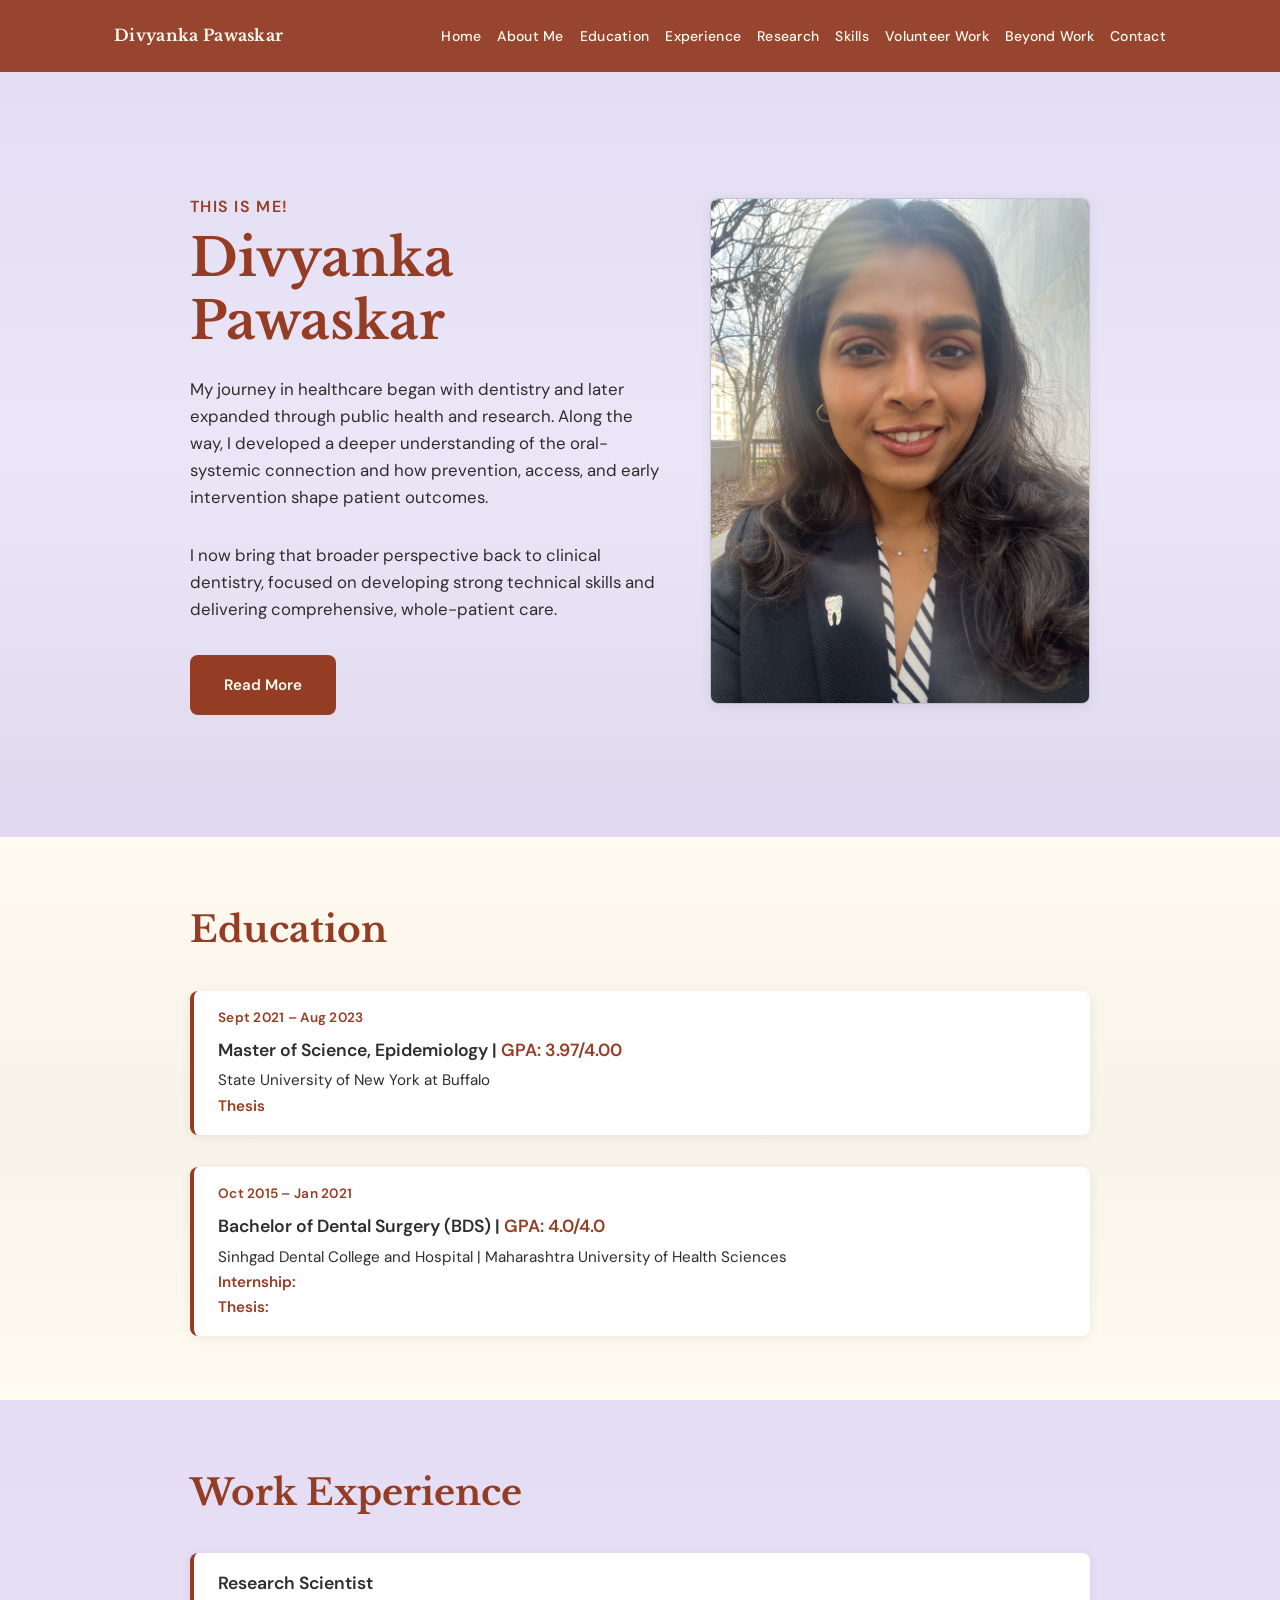
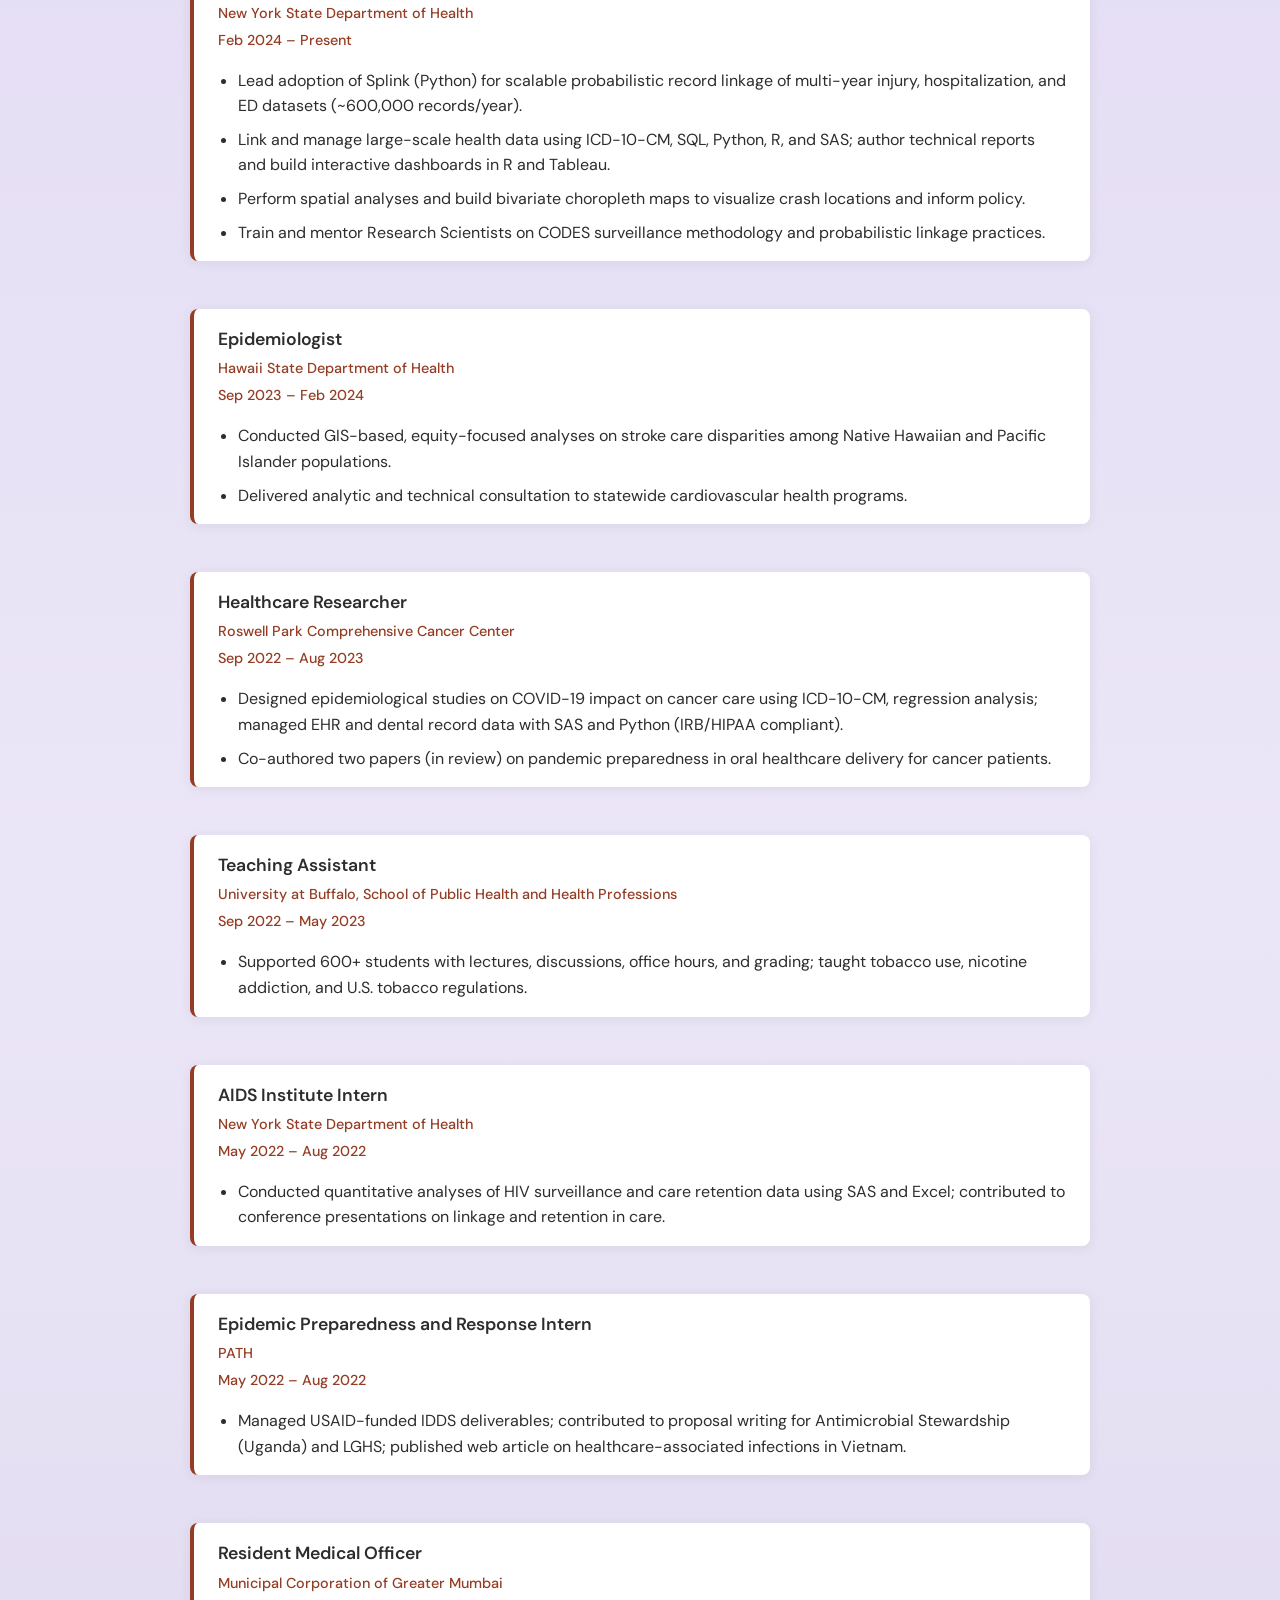
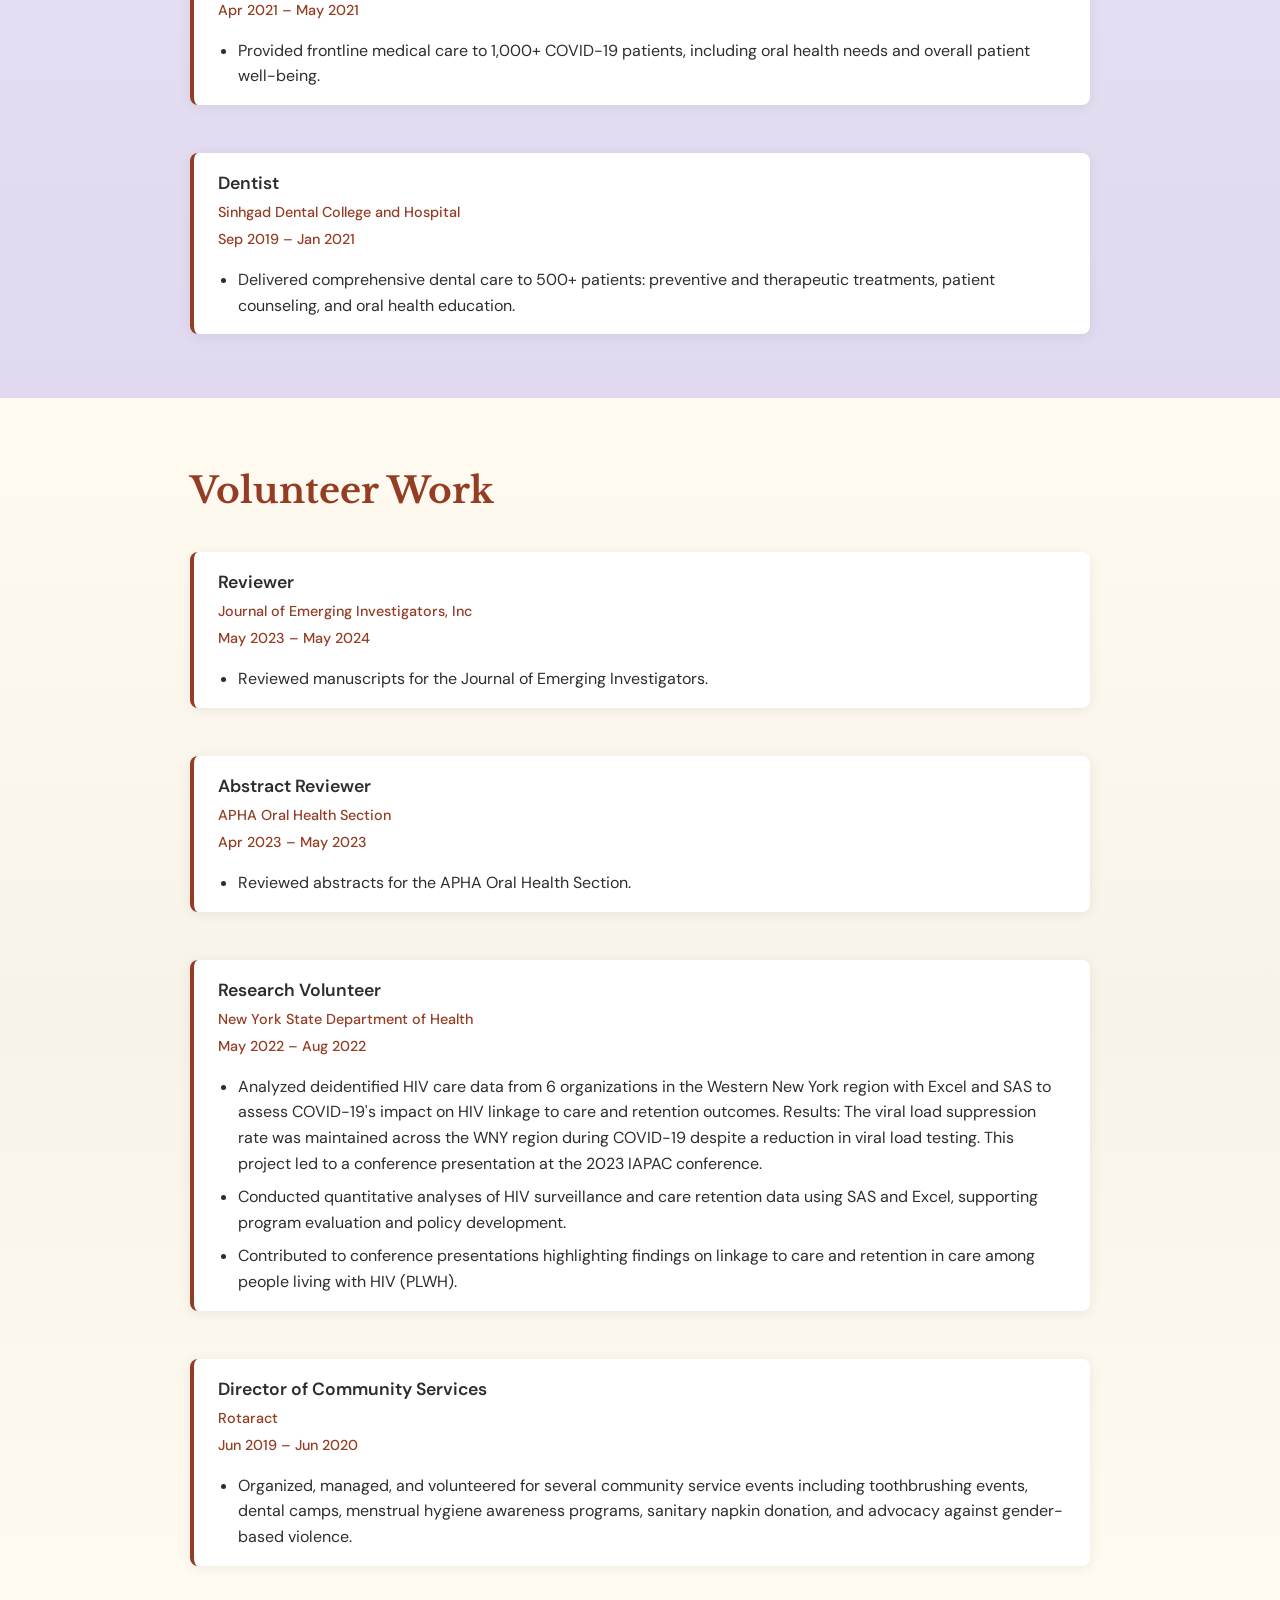
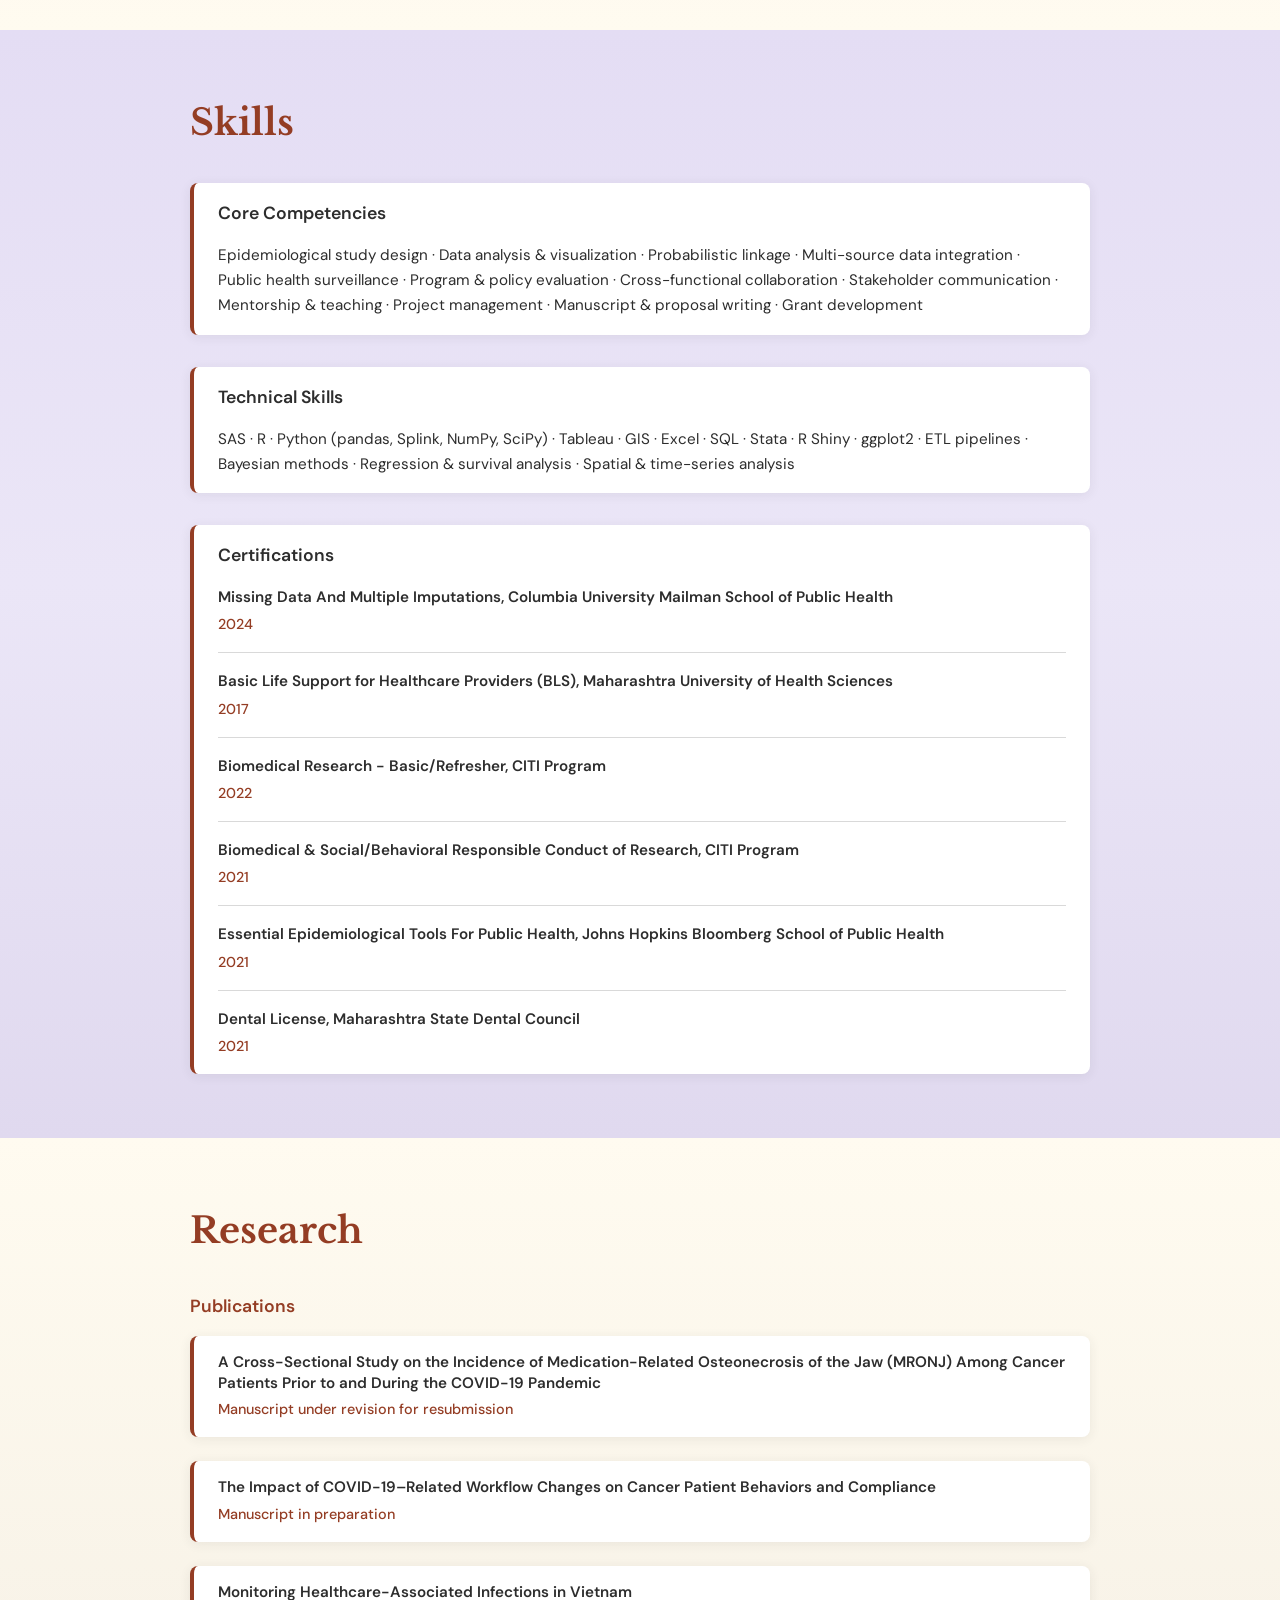
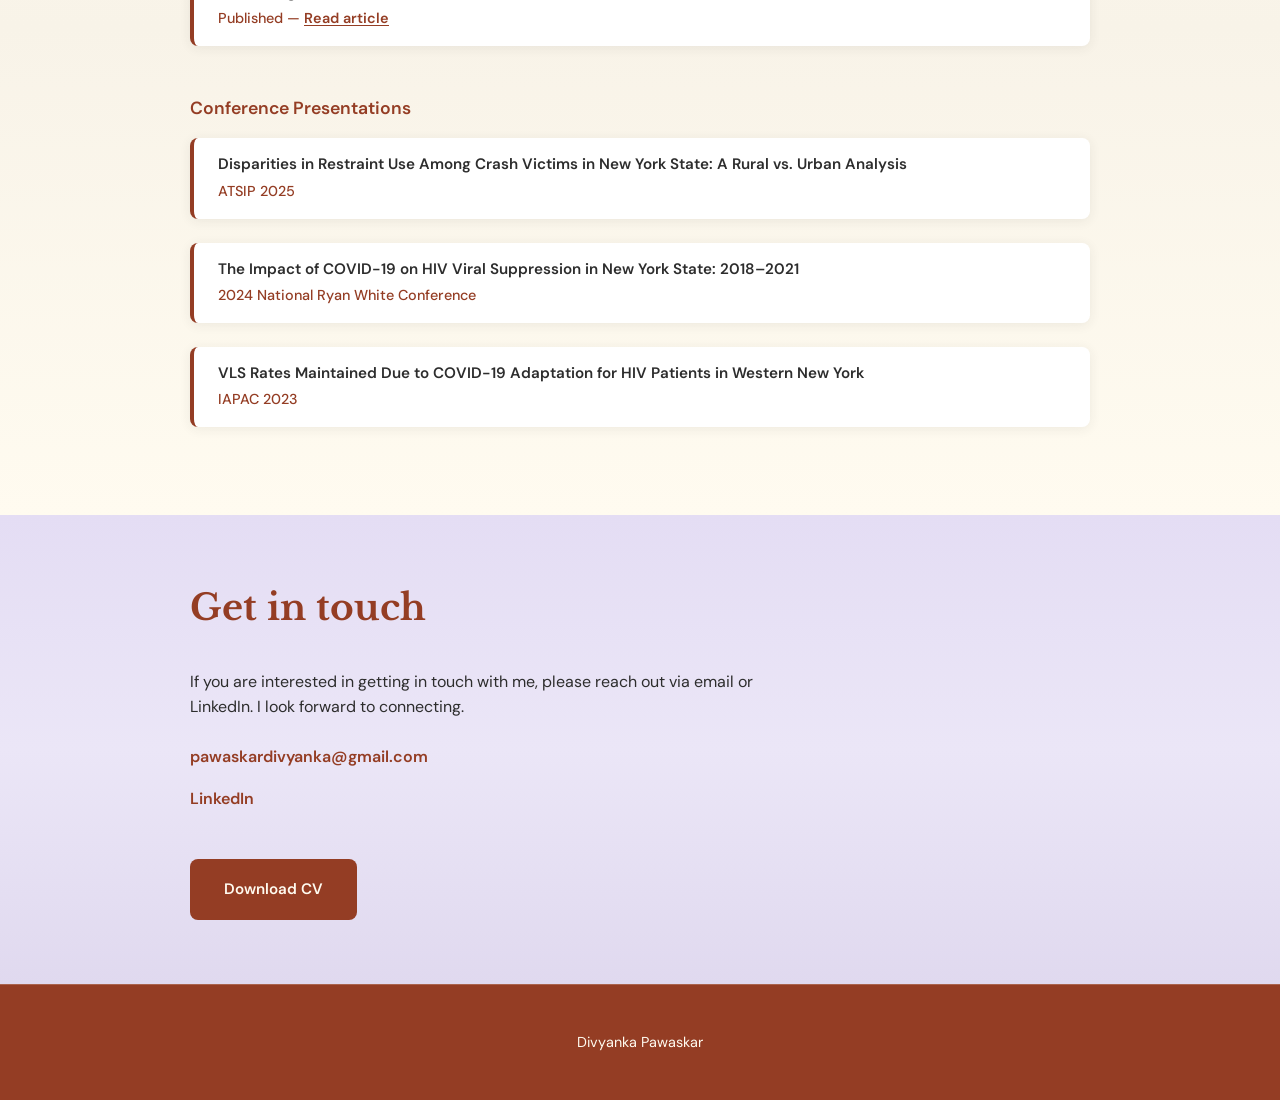
<file: index.html>
<!DOCTYPE html>
<html lang="en">
<head>
  <meta charset="UTF-8" />
  <meta name="viewport" content="width=device-width, initial-scale=1.0" />
  <title>Divyanka Pawaskar | Dental School Applicant</title>
  <link rel="preconnect" href="https://fonts.googleapis.com" />
  <link rel="preconnect" href="https://fonts.gstatic.com" crossorigin />
  <link href="https://fonts.googleapis.com/css2?family=DM+Sans:ital,opsz,wght@0,9..40,400;0,9..40,500;0,9..40,600;0,9..40,700&family=Libre+Baskerville:ital,wght@0,400;0,700;1,400&display=swap" rel="stylesheet" />
  <link rel="stylesheet" href="styles.css" />
</head>
<body>
  <header class="site-header">
    <nav class="nav" aria-label="Main">
      <a href="index.html" class="nav-logo">Divyanka Pawaskar</a>
      <button type="button" class="nav-toggle" aria-label="Toggle menu">
        <span></span><span></span><span></span>
      </button>
      <ul class="nav-links">
        <li><a href="index.html#home">Home</a></li>
        <li><a href="about.html">About Me</a></li>
        <li class="has-dropdown">
          <a href="index.html#education">Education</a>
          <ul class="dropdown">
            <li><a href="index.html#edu-ub">M.S. Epidemiology (UB)</a></li>
            <li><a href="index.html#edu-bds">BDS (Maharashtra)</a></li>
          </ul>
        </li>
        <li class="has-dropdown">
          <a href="index.html#experience">Experience</a>
          <ul class="dropdown">
            <li><a href="index.html#exp-research-scientist">Research Scientist</a></li>
            <li><a href="index.html#exp-epidemiologist">Epidemiologist</a></li>
            <li><a href="index.html#exp-healthcare-researcher">Healthcare Researcher</a></li>
            <li><a href="index.html#exp-teaching-assistant">Teaching Assistant</a></li>
            <li><a href="index.html#exp-aids-intern">AIDS Institute Intern</a></li>
            <li><a href="index.html#exp-path-intern">Epidemic Preparedness Intern</a></li>
            <li><a href="index.html#exp-resident-medical-officer">Resident Medical Officer</a></li>
            <li><a href="index.html#exp-dentist">Dentist</a></li>
          </ul>
        </li>
        <li class="has-dropdown">
          <a href="index.html#research">Research</a>
          <ul class="dropdown">
            <li><a href="index.html#research-publications">Publications</a></li>
            <li><a href="index.html#research-presentations">Conference Presentations</a></li>
          </ul>
        </li>
        <li class="has-dropdown">
          <a href="index.html#skills">Skills</a>
          <ul class="dropdown">
            <li><a href="index.html#skills-core">Core Competencies</a></li>
            <li><a href="index.html#skills-technical">Technical Skills</a></li>
            <li><a href="index.html#skills-certs">Certifications</a></li>
          </ul>
        </li>
        <li><a href="index.html#volunteer">Volunteer Work</a></li>
        <li><a href="life-outside-work.html">Beyond Work</a></li>
        <li><a href="index.html#contact">Contact</a></li>
      </ul>
    </nav>
  </header>

  <main>
    <section id="home" class="hero">
      <div class="hero-inner container">
        <div class="hero-content">
          <h2 class="hero-label">This is Me!</h2>
          <h1 class="hero-title">Divyanka Pawaskar</h1>
          <p class="hero-bio">
            My journey in healthcare began with dentistry and later expanded through public health and research. Along the way, I developed a deeper understanding of the oral-systemic connection and how prevention, access, and early intervention shape patient outcomes.
          </p>
          <p class="hero-bio">
            I now bring that broader perspective back to clinical dentistry, focused on developing strong technical skills and delivering comprehensive, whole-patient care.
          </p>
          <a href="about.html" class="btn btn-primary">Read More</a>
        </div>
        <div class="hero-image">
          <img src="images/hero-blazer.png" alt="Divyanka Pawaskar, professional portrait" />
        </div>
      </div>
    </section>

    <section id="education" class="education">
      <div class="container">
        <h2 class="section-title">Education</h2>
        <div class="education-grid">
          <div id="edu-ub" class="education-block">
            <span class="education-date">Sept 2021 – Aug 2023</span>
            <h3>Master of Science, Epidemiology | <span class="education-gpa">GPA: 3.97/4.00</span></h3>
            <p>State University of New York at Buffalo</p>
            <p class="education-extra"><span class="education-label">Thesis</span></p>
          </div>
          <div id="edu-bds" class="education-block">
            <span class="education-date">Oct 2015 – Jan 2021</span>
            <h3>Bachelor of Dental Surgery (BDS) | <span class="education-gpa">GPA: 4.0/4.0</span></h3>
            <p>Sinhgad Dental College and Hospital | Maharashtra University of Health Sciences</p>
            <p class="education-extra"><span class="education-label">Internship:</span> <span class="education-extra-value"></span></p>
            <p class="education-extra"><span class="education-label">Thesis:</span> <span class="education-extra-value"></span></p>
          </div>
        </div>
      </div>
    </section>

    <section id="experience" class="experience">
      <div class="container">
        <h2 class="section-title">Work Experience</h2>
        <div class="timeline">
          <article id="exp-research-scientist" class="timeline-item">
            <h3 class="timeline-role">Research Scientist</h3>
            <h4 class="timeline-org">New York State Department of Health</h4>
            <p class="timeline-date">Feb 2024 – Present</p>
            <ul class="timeline-bullets">
              <li>Lead adoption of Splink (Python) for scalable probabilistic record linkage of multi-year injury, hospitalization, and ED datasets (~600,000 records/year).</li>
              <li>Link and manage large-scale health data using ICD-10-CM, SQL, Python, R, and SAS; author technical reports and build interactive dashboards in R and Tableau.</li>
              <li>Perform spatial analyses and build bivariate choropleth maps to visualize crash locations and inform policy.</li>
              <li>Train and mentor Research Scientists on CODES surveillance methodology and probabilistic linkage practices.</li>
            </ul>
          </article>
          <article id="exp-epidemiologist" class="timeline-item">
            <h3 class="timeline-role">Epidemiologist</h3>
            <h4 class="timeline-org">Hawaii State Department of Health</h4>
            <p class="timeline-date">Sep 2023 – Feb 2024</p>
            <ul class="timeline-bullets">
              <li>Conducted GIS-based, equity-focused analyses on stroke care disparities among Native Hawaiian and Pacific Islander populations.</li>
              <li>Delivered analytic and technical consultation to statewide cardiovascular health programs.</li>
            </ul>
          </article>
          <article id="exp-healthcare-researcher" class="timeline-item">
            <h3 class="timeline-role">Healthcare Researcher</h3>
            <h4 class="timeline-org">Roswell Park Comprehensive Cancer Center</h4>
            <p class="timeline-date">Sep 2022 – Aug 2023</p>
            <ul class="timeline-bullets">
              <li>Designed epidemiological studies on COVID-19 impact on cancer care using ICD-10-CM, regression analysis; managed EHR and dental record data with SAS and Python (IRB/HIPAA compliant).</li>
              <li>Co-authored two papers (in review) on pandemic preparedness in oral healthcare delivery for cancer patients.</li>
            </ul>
          </article>
          <article id="exp-teaching-assistant" class="timeline-item">
            <h3 class="timeline-role">Teaching Assistant</h3>
            <h4 class="timeline-org">University at Buffalo, School of Public Health and Health Professions</h4>
            <p class="timeline-date">Sep 2022 – May 2023</p>
            <ul class="timeline-bullets">
              <li>Supported 600+ students with lectures, discussions, office hours, and grading; taught tobacco use, nicotine addiction, and U.S. tobacco regulations.</li>
            </ul>
          </article>
          <article id="exp-aids-intern" class="timeline-item">
            <h3 class="timeline-role">AIDS Institute Intern</h3>
            <h4 class="timeline-org">New York State Department of Health</h4>
            <p class="timeline-date">May 2022 – Aug 2022</p>
            <ul class="timeline-bullets">
              <li>Conducted quantitative analyses of HIV surveillance and care retention data using SAS and Excel; contributed to conference presentations on linkage and retention in care.</li>
            </ul>
          </article>
          <article id="exp-path-intern" class="timeline-item">
            <h3 class="timeline-role">Epidemic Preparedness and Response Intern</h3>
            <h4 class="timeline-org">PATH</h4>
            <p class="timeline-date">May 2022 – Aug 2022</p>
            <ul class="timeline-bullets">
              <li>Managed USAID-funded IDDS deliverables; contributed to proposal writing for Antimicrobial Stewardship (Uganda) and LGHS; published web article on healthcare-associated infections in Vietnam.</li>
            </ul>
          </article>
          <article id="exp-resident-medical-officer" class="timeline-item">
            <h3 class="timeline-role">Resident Medical Officer</h3>
            <h4 class="timeline-org">Municipal Corporation of Greater Mumbai</h4>
            <p class="timeline-date">Apr 2021 – May 2021</p>
            <ul class="timeline-bullets">
              <li>Provided frontline medical care to 1,000+ COVID-19 patients, including oral health needs and overall patient well-being.</li>
            </ul>
          </article>
          <article id="exp-dentist" class="timeline-item">
            <h3 class="timeline-role">Dentist</h3>
            <h4 class="timeline-org">Sinhgad Dental College and Hospital</h4>
            <p class="timeline-date">Sep 2019 – Jan 2021</p>
            <ul class="timeline-bullets">
              <li>Delivered comprehensive dental care to 500+ patients: preventive and therapeutic treatments, patient counseling, and oral health education.</li>
            </ul>
          </article>
        </div>
      </div>
    </section>

    <section id="volunteer" class="education">
      <div class="container">
        <h2 class="section-title">Volunteer Work</h2>
        <div class="timeline">
          <article class="timeline-item">
            <h3 class="timeline-role">Reviewer</h3>
            <h4 class="timeline-org">Journal of Emerging Investigators, Inc</h4>
            <p class="timeline-date">May 2023 – May 2024</p>
            <ul class="timeline-bullets">
              <li>Reviewed manuscripts for the Journal of Emerging Investigators.</li>
            </ul>
          </article>
          <article class="timeline-item">
            <h3 class="timeline-role">Abstract Reviewer</h3>
            <h4 class="timeline-org">APHA Oral Health Section</h4>
            <p class="timeline-date">Apr 2023 – May 2023</p>
            <ul class="timeline-bullets">
              <li>Reviewed abstracts for the APHA Oral Health Section.</li>
            </ul>
          </article>
          <article class="timeline-item">
            <h3 class="timeline-role">Research Volunteer</h3>
            <h4 class="timeline-org">New York State Department of Health</h4>
            <p class="timeline-date">May 2022 – Aug 2022</p>
            <ul class="timeline-bullets">
              <li>Analyzed deidentified HIV care data from 6 organizations in the Western New York region with Excel and SAS to assess COVID-19's impact on HIV linkage to care and retention outcomes. Results: The viral load suppression rate was maintained across the WNY region during COVID-19 despite a reduction in viral load testing. This project led to a conference presentation at the 2023 IAPAC conference.</li>
              <li>Conducted quantitative analyses of HIV surveillance and care retention data using SAS and Excel, supporting program evaluation and policy development.</li>
              <li>Contributed to conference presentations highlighting findings on linkage to care and retention in care among people living with HIV (PLWH).</li>
            </ul>
          </article>
          <article class="timeline-item">
            <h3 class="timeline-role">Director of Community Services</h3>
            <h4 class="timeline-org">Rotaract</h4>
            <p class="timeline-date">Jun 2019 – Jun 2020</p>
            <ul class="timeline-bullets">
              <li>Organized, managed, and volunteered for several community service events including toothbrushing events, dental camps, menstrual hygiene awareness programs, sanitary napkin donation, and advocacy against gender-based violence.</li>
            </ul>
          </article>
        </div>
      </div>
    </section>

    <section id="skills" class="experience">
      <div class="container">
        <h2 class="section-title">Skills</h2>
        <div class="skills-grid">
          <div id="skills-core" class="skills-block">
            <h3>Core Competencies</h3>
            <p>Epidemiological study design · Data analysis &amp; visualization · Probabilistic linkage · Multi-source data integration · Public health surveillance · Program &amp; policy evaluation · Cross-functional collaboration · Stakeholder communication · Mentorship &amp; teaching · Project management · Manuscript &amp; proposal writing · Grant development</p>
          </div>
          <div id="skills-technical" class="skills-block">
            <h3>Technical Skills</h3>
            <p>SAS · R · Python (pandas, Splink, NumPy, SciPy) · Tableau · GIS · Excel · SQL · Stata · R Shiny · ggplot2 · ETL pipelines · Bayesian methods · Regression &amp; survival analysis · Spatial &amp; time-series analysis</p>
          </div>
          <div id="skills-certs" class="skills-block certs">
            <h3>Certifications</h3>
            <ul>
              <li><span class="cert-title">Missing Data And Multiple Imputations, Columbia University Mailman School of Public Health</span><span class="cert-meta">2024</span></li>
              <li><span class="cert-title">Basic Life Support for Healthcare Providers (BLS), Maharashtra University of Health Sciences</span><span class="cert-meta">2017</span></li>
              <li><span class="cert-title">Biomedical Research - Basic/Refresher, CITI Program</span><span class="cert-meta">2022</span></li>
              <li><span class="cert-title">Biomedical &amp; Social/Behavioral Responsible Conduct of Research, CITI Program</span><span class="cert-meta">2021</span></li>
              <li><span class="cert-title">Essential Epidemiological Tools For Public Health, Johns Hopkins Bloomberg School of Public Health</span><span class="cert-meta">2021</span></li>
              <li><span class="cert-title">Dental License, Maharashtra State Dental Council</span><span class="cert-meta">2021</span></li>
            </ul>
          </div>
        </div>
      </div>
    </section>

    <section id="research" class="education">
      <div class="container">
        <h2 class="section-title">Research</h2>
        <div id="research-publications" class="research-detail">
          <h3>Publications</h3>
          <ul class="research-list">
            <li class="research-item">
              <span class="research-item-title">A Cross-Sectional Study on the Incidence of Medication-Related Osteonecrosis of the Jaw (MRONJ) Among Cancer Patients Prior to and During the COVID-19 Pandemic</span>
              <span class="research-item-meta">Manuscript under revision for resubmission</span>
            </li>
            <li class="research-item">
              <span class="research-item-title">The Impact of COVID-19–Related Workflow Changes on Cancer Patient Behaviors and Compliance</span>
              <span class="research-item-meta">Manuscript in preparation</span>
            </li>
            <li class="research-item">
              <span class="research-item-title">Monitoring Healthcare-Associated Infections in Vietnam</span>
              <span class="research-item-meta">Published — <a href="https://www.path.org/our-impact/articles/monitoring-health-careassociated-infections-in-vietnam/" target="_blank" rel="noopener noreferrer">Read article</a></span>
            </li>
          </ul>
        </div>
        <div id="research-presentations" class="research-detail">
          <h3>Conference Presentations</h3>
          <ul class="research-list">
            <li class="research-item">
              <span class="research-item-title">Disparities in Restraint Use Among Crash Victims in New York State: A Rural vs. Urban Analysis</span>
              <span class="research-item-meta">ATSIP 2025</span>
            </li>
            <li class="research-item">
              <span class="research-item-title">The Impact of COVID-19 on HIV Viral Suppression in New York State: 2018–2021</span>
              <span class="research-item-meta">2024 National Ryan White Conference</span>
            </li>
            <li class="research-item">
              <span class="research-item-title">VLS Rates Maintained Due to COVID-19 Adaptation for HIV Patients in Western New York</span>
              <span class="research-item-meta">IAPAC 2023</span>
            </li>
          </ul>
        </div>
      </div>
    </section>

    <section id="contact" class="experience">
      <div class="container">
        <h2 class="section-title">Get in touch</h2>
        <p class="contact-intro">If you are interested in getting in touch with me, please reach out via email or LinkedIn. I look forward to connecting.</p>
        <div class="contact-links">
          <a href="mailto:pawaskardivyanka@gmail.com" class="contact-link">pawaskardivyanka@gmail.com</a>
          <a href="https://www.linkedin.com/in/divyankapawaskar/" target="_blank" rel="noopener noreferrer" class="contact-link">LinkedIn</a>
        </div>
        <a href="Divyanka_Pawaskar_CV_Sept2025.pdf" class="btn btn-primary" target="_blank" rel="noopener">Download CV</a>
      </div>
    </section>
  </main>

  <footer class="site-footer">
    <p>Divyanka Pawaskar</p>
  </footer>

  <script src="script.js"></script>
</body>
</html>
</file>
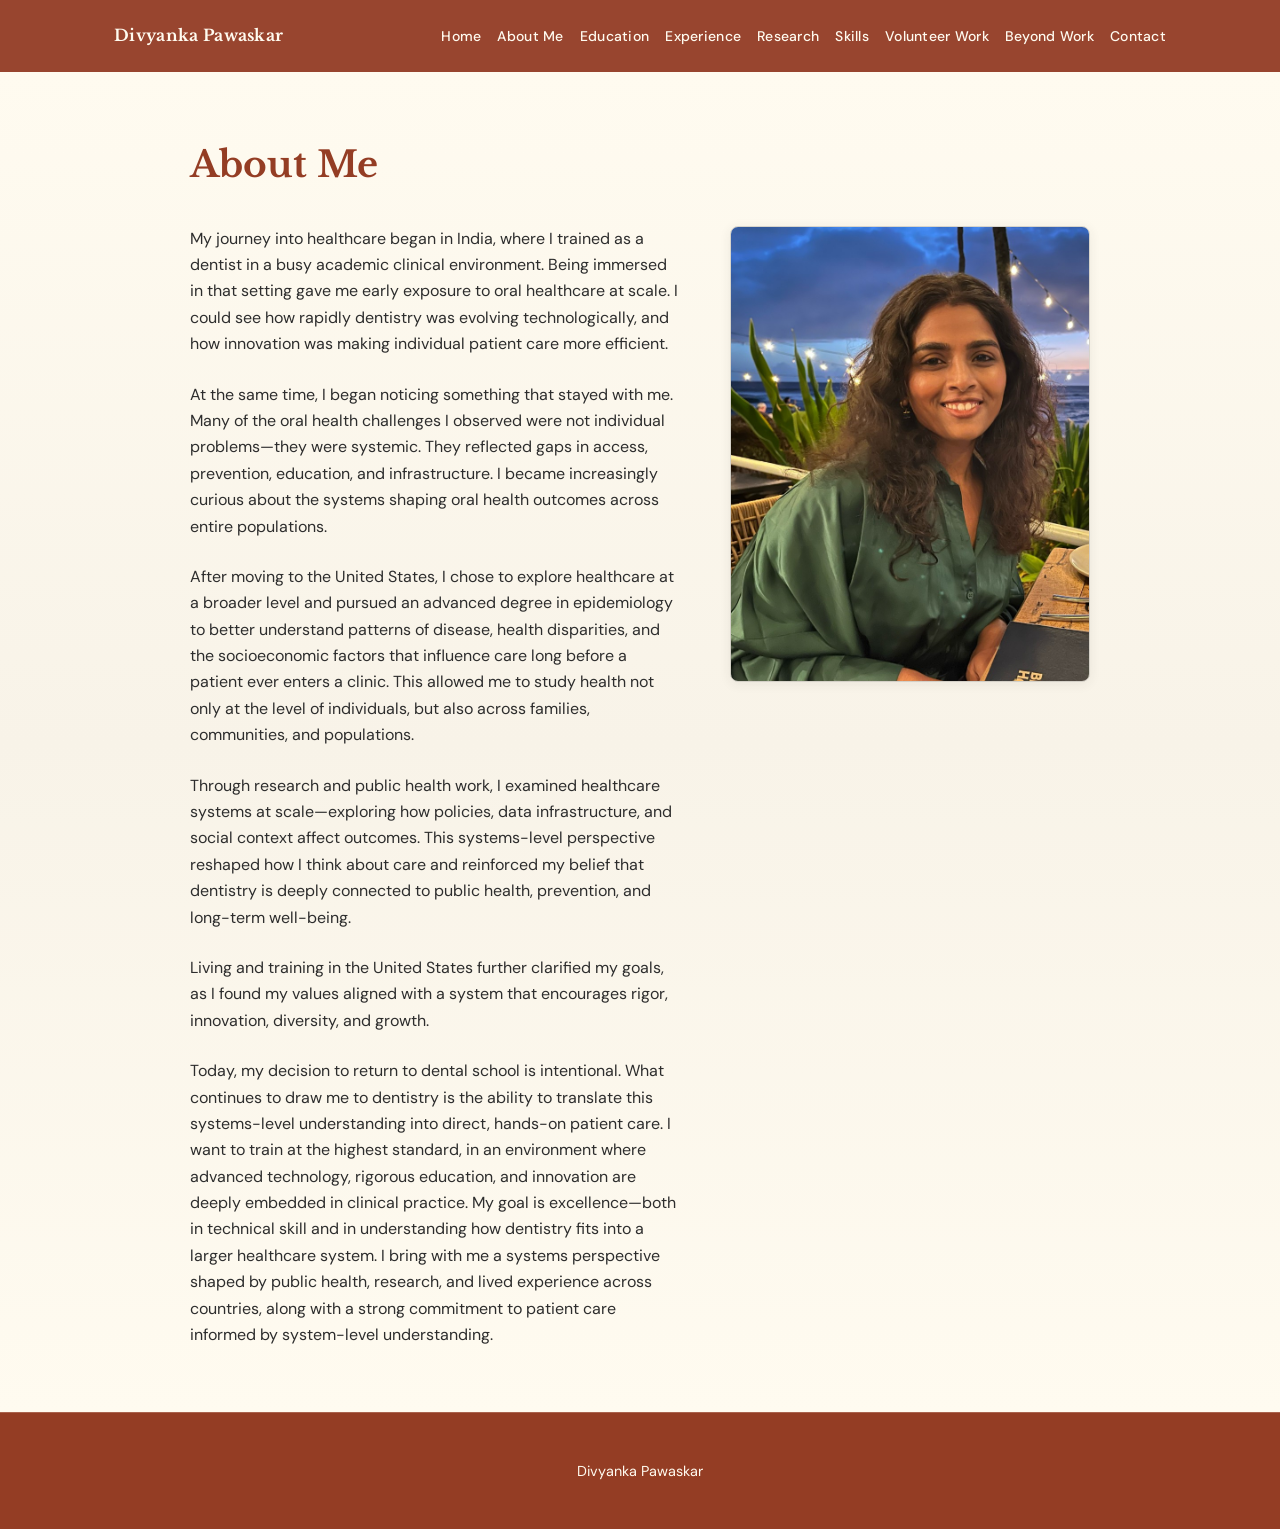
<file: about.html>
<!DOCTYPE html>
<html lang="en">
<head>
  <meta charset="UTF-8" />
  <meta name="viewport" content="width=device-width, initial-scale=1.0" />
  <title>About Me | Divyanka Pawaskar</title>
  <link rel="preconnect" href="https://fonts.googleapis.com" />
  <link rel="preconnect" href="https://fonts.gstatic.com" crossorigin />
  <link href="https://fonts.googleapis.com/css2?family=DM+Sans:ital,opsz,wght@0,9..40,400;0,9..40,500;0,9..40,600;0,9..40,700&family=Libre+Baskerville:ital,wght@0,400;0,700;1,400&display=swap" rel="stylesheet" />
  <link rel="stylesheet" href="styles.css" />
</head>
<body>
  <header class="site-header">
    <nav class="nav" aria-label="Main">
      <a href="index.html" class="nav-logo">Divyanka Pawaskar</a>
      <button type="button" class="nav-toggle" aria-label="Toggle menu">
        <span></span><span></span><span></span>
      </button>
      <ul class="nav-links">
        <li><a href="index.html#home">Home</a></li>
        <li><a href="about.html">About Me</a></li>
        <li class="has-dropdown">
          <a href="index.html#education">Education</a>
          <ul class="dropdown">
            <li><a href="index.html#edu-ub">M.S. Epidemiology (UB)</a></li>
            <li><a href="index.html#edu-bds">BDS (Maharashtra)</a></li>
          </ul>
        </li>
        <li class="has-dropdown">
          <a href="index.html#experience">Experience</a>
          <ul class="dropdown">
            <li><a href="index.html#exp-research-scientist">Research Scientist</a></li>
            <li><a href="index.html#exp-epidemiologist">Epidemiologist</a></li>
            <li><a href="index.html#exp-healthcare-researcher">Healthcare Researcher</a></li>
            <li><a href="index.html#exp-teaching-assistant">Teaching Assistant</a></li>
            <li><a href="index.html#exp-aids-intern">AIDS Institute Intern</a></li>
            <li><a href="index.html#exp-path-intern">Epidemic Preparedness Intern</a></li>
            <li><a href="index.html#exp-resident-medical-officer">Resident Medical Officer</a></li>
            <li><a href="index.html#exp-dentist">Dentist</a></li>
          </ul>
        </li>
        <li class="has-dropdown">
          <a href="index.html#research">Research</a>
          <ul class="dropdown">
            <li><a href="index.html#research-publications">Publications</a></li>
            <li><a href="index.html#research-presentations">Conference Presentations</a></li>
          </ul>
        </li>
        <li class="has-dropdown">
          <a href="index.html#skills">Skills</a>
          <ul class="dropdown">
            <li><a href="index.html#skills-core">Core Competencies</a></li>
            <li><a href="index.html#skills-technical">Technical Skills</a></li>
            <li><a href="index.html#skills-certs">Certifications</a></li>
          </ul>
        </li>
        <li><a href="index.html#volunteer">Volunteer Work</a></li>
        <li><a href="life-outside-work.html">Beyond Work</a></li>
        <li><a href="index.html#contact">Contact</a></li>
      </ul>
    </nav>
  </header>

  <main>
    <section class="page-content education">
      <div class="container">
        <h1 class="section-title">About Me</h1>
        <div class="about-me-layout">
          <div class="about-me-content">
            <p>
              My journey into healthcare began in India, where I trained as a dentist in a busy academic clinical environment. Being immersed in that setting gave me early exposure to oral healthcare at scale. I could see how rapidly dentistry was evolving technologically, and how innovation was making individual patient care more efficient.
            </p>
            <p>
              At the same time, I began noticing something that stayed with me. Many of the oral health challenges I observed were not individual problems—they were systemic. They reflected gaps in access, prevention, education, and infrastructure. I became increasingly curious about the systems shaping oral health outcomes across entire populations.
            </p>
            <p>
              After moving to the United States, I chose to explore healthcare at a broader level and pursued an advanced degree in epidemiology to better understand patterns of disease, health disparities, and the socioeconomic factors that influence care long before a patient ever enters a clinic. This allowed me to study health not only at the level of individuals, but also across families, communities, and populations.
            </p>
            <p>
              Through research and public health work, I examined healthcare systems at scale—exploring how policies, data infrastructure, and social context affect outcomes. This systems-level perspective reshaped how I think about care and reinforced my belief that dentistry is deeply connected to public health, prevention, and long-term well-being.
            </p>
            <p>
              Living and training in the United States further clarified my goals, as I found my values aligned with a system that encourages rigor, innovation, diversity, and growth.
            </p>
            <p>
              Today, my decision to return to dental school is intentional. What continues to draw me to dentistry is the ability to translate this systems-level understanding into direct, hands-on patient care. I want to train at the highest standard, in an environment where advanced technology, rigorous education, and innovation are deeply embedded in clinical practice. My goal is excellence—both in technical skill and in understanding how dentistry fits into a larger healthcare system. I bring with me a systems perspective shaped by public health, research, and lived experience across countries, along with a strong commitment to patient care informed by system-level understanding.
            </p>
          </div>
          <div class="about-me-photo">
            <img src="images/about-green.png" alt="Divyanka Pawaskar in a green shirt at an outdoor restaurant" />
          </div>
        </div>
      </div>
    </section>
  </main>

  <footer class="site-footer">
    <p>Divyanka Pawaskar</p>
  </footer>

  <script src="script.js"></script>
</body>
</html>
</file>
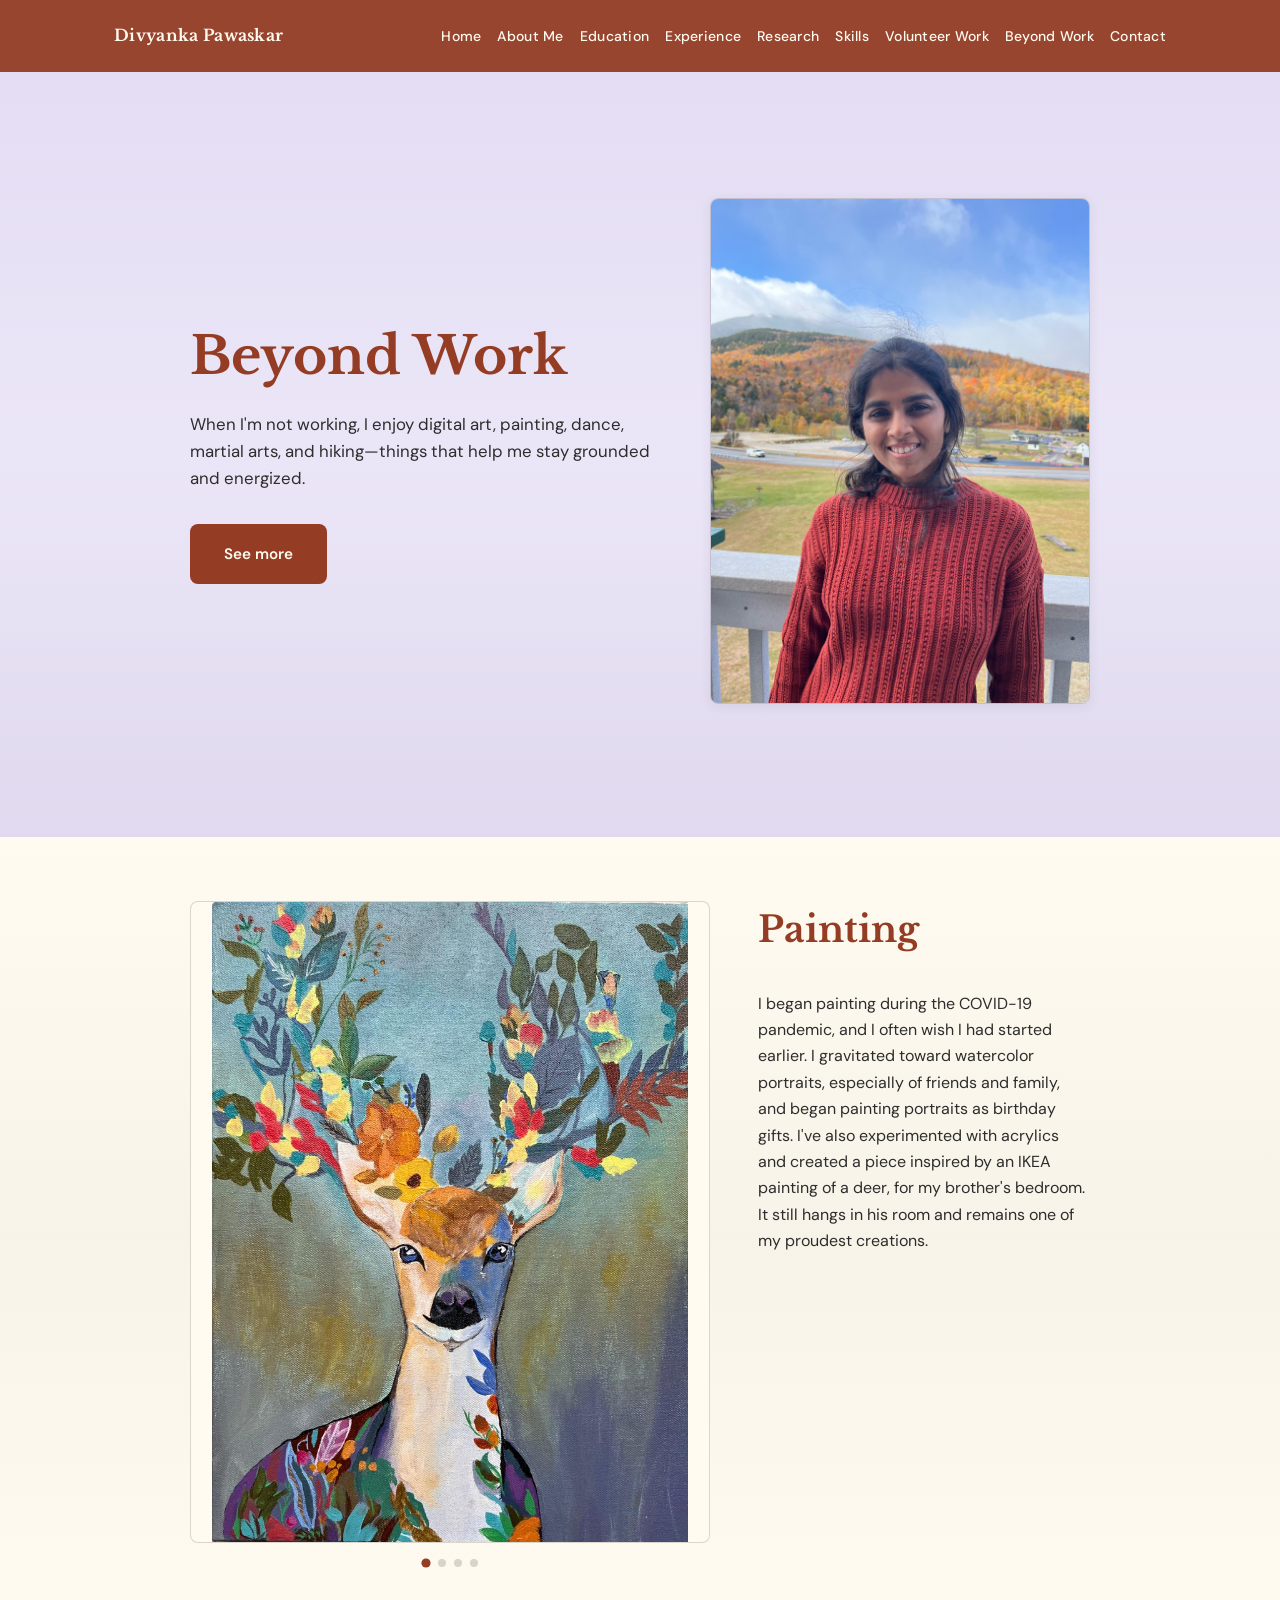
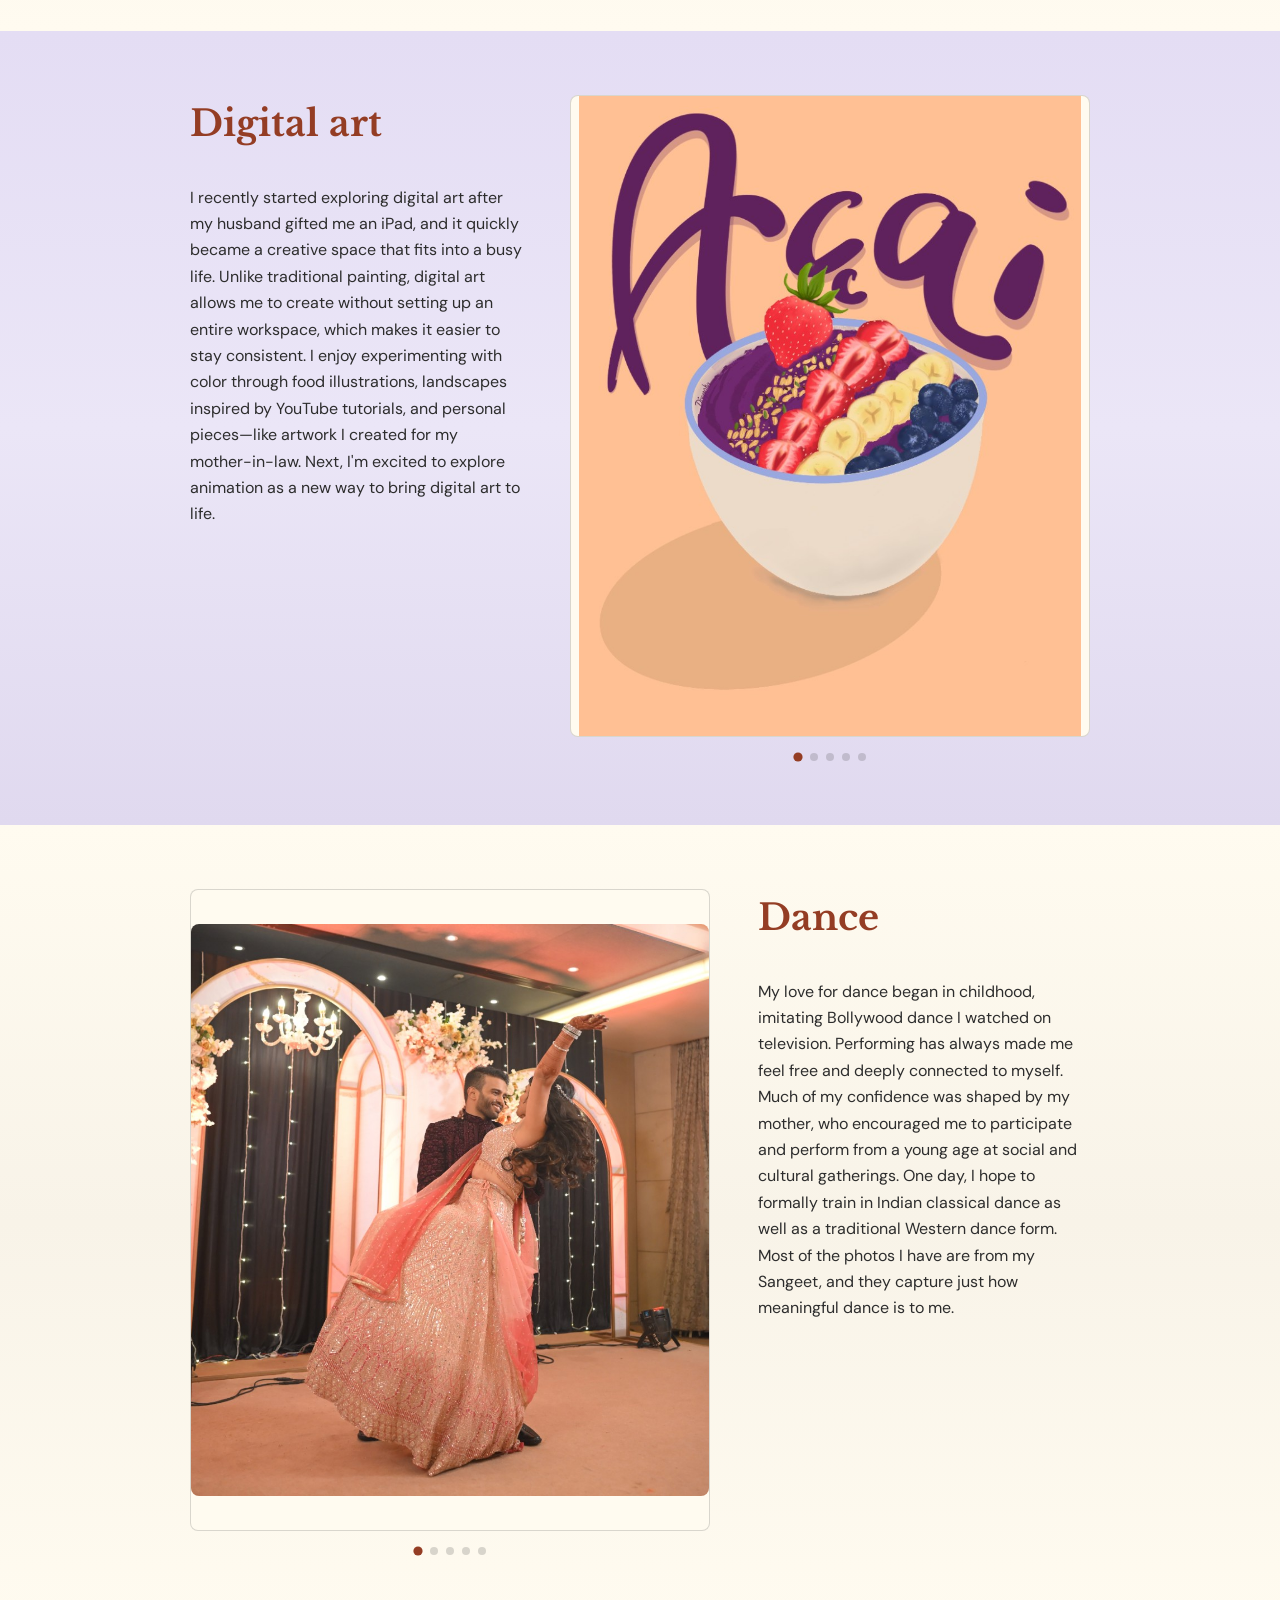
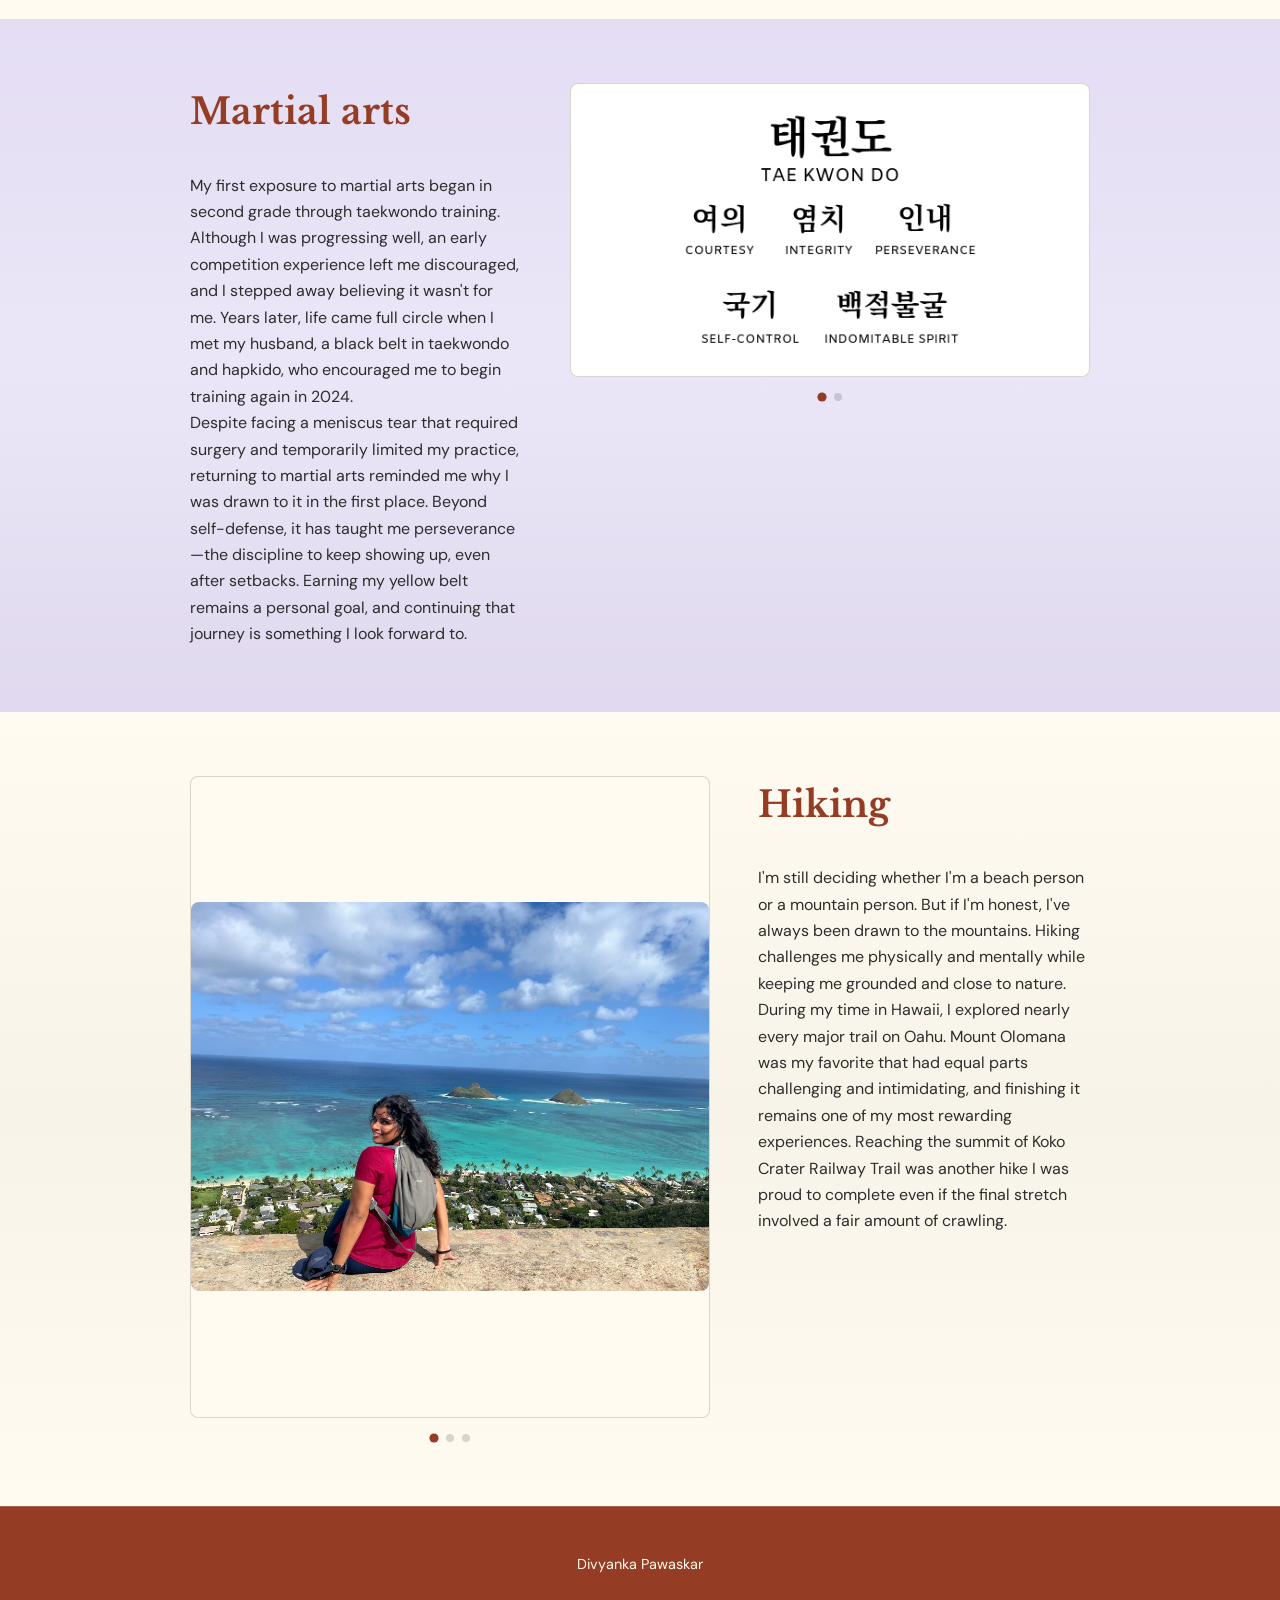
<file: life-outside-work.html>
<!DOCTYPE html>
<html lang="en">
<head>
  <meta charset="UTF-8" />
  <meta name="viewport" content="width=device-width, initial-scale=1.0" />
  <title>Beyond Work | Divyanka Pawaskar</title>
  <link rel="preconnect" href="https://fonts.googleapis.com" />
  <link rel="preconnect" href="https://fonts.gstatic.com" crossorigin />
  <link href="https://fonts.googleapis.com/css2?family=DM+Sans:ital,opsz,wght@0,9..40,400;0,9..40,500;0,9..40,600;0,9..40,700&family=Libre+Baskerville:ital,wght@0,400;0,700;1,400&display=swap" rel="stylesheet" />
  <link rel="stylesheet" href="styles.css" />
</head>
<body>
  <header class="site-header">
    <nav class="nav" aria-label="Main">
      <a href="index.html" class="nav-logo">Divyanka Pawaskar</a>
      <button type="button" class="nav-toggle" aria-label="Toggle menu">
        <span></span><span></span><span></span>
      </button>
      <ul class="nav-links">
        <li><a href="index.html#home">Home</a></li>
        <li><a href="about.html">About Me</a></li>
        <li class="has-dropdown">
          <a href="index.html#education">Education</a>
          <ul class="dropdown">
            <li><a href="index.html#edu-ub">M.S. Epidemiology (UB)</a></li>
            <li><a href="index.html#edu-bds">BDS (Maharashtra)</a></li>
          </ul>
        </li>
        <li class="has-dropdown">
          <a href="index.html#experience">Experience</a>
          <ul class="dropdown">
            <li><a href="index.html#exp-research-scientist">Research Scientist</a></li>
            <li><a href="index.html#exp-epidemiologist">Epidemiologist</a></li>
            <li><a href="index.html#exp-healthcare-researcher">Healthcare Researcher</a></li>
            <li><a href="index.html#exp-teaching-assistant">Teaching Assistant</a></li>
            <li><a href="index.html#exp-aids-intern">AIDS Institute Intern</a></li>
            <li><a href="index.html#exp-path-intern">Epidemic Preparedness Intern</a></li>
            <li><a href="index.html#exp-resident-medical-officer">Resident Medical Officer</a></li>
            <li><a href="index.html#exp-dentist">Dentist</a></li>
          </ul>
        </li>
        <li class="has-dropdown">
          <a href="index.html#research">Research</a>
          <ul class="dropdown">
            <li><a href="index.html#research-publications">Publications</a></li>
            <li><a href="index.html#research-presentations">Conference Presentations</a></li>
          </ul>
        </li>
        <li class="has-dropdown">
          <a href="index.html#skills">Skills</a>
          <ul class="dropdown">
            <li><a href="index.html#skills-core">Core Competencies</a></li>
            <li><a href="index.html#skills-technical">Technical Skills</a></li>
            <li><a href="index.html#skills-certs">Certifications</a></li>
          </ul>
        </li>
        <li><a href="index.html#volunteer">Volunteer Work</a></li>
        <li><a href="life-outside-work.html">Beyond Work</a></li>
        <li><a href="index.html#contact">Contact</a></li>
      </ul>
    </nav>
  </header>

  <main>
    <section id="home" class="hero">
      <div class="hero-inner container">
        <div class="hero-content">
          <h1 class="hero-title">Beyond Work</h1>
          <p class="hero-bio">
            When I'm not working, I enjoy digital art, painting, dance, martial arts, and hiking—things that help me stay grounded and energized.
          </p>
          <a href="#painting" class="btn btn-primary">See more</a>
        </div>
        <div class="hero-image">
          <img src="images/life-outside-work.png" alt="Divyanka Pawaskar outdoors in fall foliage" />
        </div>
      </div>
    </section>

    <section id="painting" class="education">
      <div class="container">
        <div class="hobby-item">
          <div class="hobby-gallery-column">
            <div class="hobby-gallery carousel" aria-label="Painting gallery">
              <div class="carousel-viewport">
                <div class="carousel-track">
                  <div class="carousel-slide"><img src="images/painting-deer.png" alt="Painting of a deer with floral antlers and foliage" /></div>
                  <div class="carousel-slide"><img src="images/painting-portrait-2.png" alt="Watercolor portrait in cap" /></div>
                  <div class="carousel-slide"><img src="images/painting-portrait-3.png" alt="Watercolor portrait of a couple" /></div>
                  <div class="carousel-slide"><img src="images/painting-portrait-1.png" alt="Watercolor portrait with Love, Divyanka" /></div>
                </div>
              </div>
              <button type="button" class="carousel-btn carousel-btn-prev" aria-label="Previous image">‹</button>
              <button type="button" class="carousel-btn carousel-btn-next" aria-label="Next image">›</button>
              <div class="carousel-dots" role="tablist" aria-label="Gallery slides"></div>
            </div>
          </div>
          <div class="hobby-copy">
            <h2 class="section-title">Painting</h2>
            <p class="hobby-text">I began painting during the COVID-19 pandemic, and I often wish I had started earlier. I gravitated toward watercolor portraits, especially of friends and family, and began painting portraits as birthday gifts. I've also experimented with acrylics and created a piece inspired by an IKEA painting of a deer, for my brother's bedroom. It still hangs in his room and remains one of my proudest creations.</p>
          </div>
        </div>
      </div>
    </section>

    <section id="digital-art" class="experience">
      <div class="container">
        <div class="hobby-item hobby-item--reversed">
          <div class="hobby-gallery-column">
            <div class="hobby-gallery carousel" aria-label="Digital art gallery">
              <div class="carousel-viewport">
                <div class="carousel-track">
                  <div class="carousel-slide"><img src="images/digital-art-acai.png" alt="Digital illustration of an açaí bowl with fruit" /></div>
                  <div class="carousel-slide"><img src="images/digital-art-chai.png" alt="Digital illustration of chai and Parle-G biscuits" /></div>
                  <div class="carousel-slide"><img src="images/digital-art-superwoman.png" alt="Digital illustration: Superwoman with multiple arms holding palette, scale, laptop, and more" /></div>
                  <div class="carousel-slide"><img src="images/digital-art-sunset-field.png" alt="Digital painting: sunset over a field of flowers" /></div>
                  <div class="carousel-slide"><img src="images/digital-art-island-sunset.png" alt="Digital illustration: tropical island sunset with palm trees" /></div>
                </div>
              </div>
              <button type="button" class="carousel-btn carousel-btn-prev" aria-label="Previous image">‹</button>
              <button type="button" class="carousel-btn carousel-btn-next" aria-label="Next image">›</button>
              <div class="carousel-dots" role="tablist" aria-label="Gallery slides"></div>
            </div>
          </div>
          <div class="hobby-copy">
            <h2 class="section-title">Digital art</h2>
            <p class="hobby-text">I recently started exploring digital art after my husband gifted me an iPad, and it quickly became a creative space that fits into a busy life. Unlike traditional painting, digital art allows me to create without setting up an entire workspace, which makes it easier to stay consistent. I enjoy experimenting with color through food illustrations, landscapes inspired by YouTube tutorials, and personal pieces—like artwork I created for my mother-in-law. Next, I'm excited to explore animation as a new way to bring digital art to life.</p>
          </div>
        </div>
      </div>
    </section>

    <section id="dance" class="education">
      <div class="container">
        <div class="hobby-item">
          <div class="hobby-gallery-column">
            <div class="hobby-gallery carousel" aria-label="Dance gallery">
              <div class="carousel-viewport">
                <div class="carousel-track">
                  <div class="carousel-slide"><img src="images/dance-1.png" alt="Dance at Sangeet in traditional lehenga" /></div>
                  <div class="carousel-slide"><img src="images/dance-2.png" alt="Couple dancing at Sangeet" /></div>
                  <div class="carousel-slide"><img src="images/dance-3.png" alt="Dance moment in peach lehenga at celebration" /></div>
                  <div class="carousel-slide"><img src="images/dance-4.png" alt="Dancing at festive event" /></div>
                  <div class="carousel-slide"><img src="images/dance-5.png" alt="Dance pose in embellished lehenga" /></div>
                </div>
              </div>
              <button type="button" class="carousel-btn carousel-btn-prev" aria-label="Previous image">‹</button>
              <button type="button" class="carousel-btn carousel-btn-next" aria-label="Next image">›</button>
              <div class="carousel-dots" role="tablist" aria-label="Gallery slides"></div>
            </div>
          </div>
          <div class="hobby-copy">
            <h2 class="section-title">Dance</h2>
            <p class="hobby-text">My love for dance began in childhood, imitating Bollywood dance I watched on television. Performing has always made me feel free and deeply connected to myself. Much of my confidence was shaped by my mother, who encouraged me to participate and perform from a young age at social and cultural gatherings. One day, I hope to formally train in Indian classical dance as well as a traditional Western dance form. Most of the photos I have are from my Sangeet, and they capture just how meaningful dance is to me.</p>
          </div>
        </div>
      </div>
    </section>

    <section id="martial-arts" class="experience">
      <div class="container">
        <div class="hobby-item hobby-item--reversed">
          <div class="hobby-gallery-column">
            <div class="hobby-gallery carousel" aria-label="Martial arts gallery">
              <div class="carousel-viewport">
                <div class="carousel-track">
                  <div class="carousel-slide"><img src="images/martial-arts-tenets.png" alt="Taekwondo tenets: Courtesy, Integrity, Perseverance, Self-Control, Indomitable Spirit" /></div>
                  <div class="carousel-slide"><img src="images/martial-arts-elements.png" alt="Martial arts elements: Water, Circle, Harmony" /></div>
                </div>
              </div>
              <button type="button" class="carousel-btn carousel-btn-prev" aria-label="Previous image">‹</button>
              <button type="button" class="carousel-btn carousel-btn-next" aria-label="Next image">›</button>
              <div class="carousel-dots" role="tablist" aria-label="Gallery slides"></div>
            </div>
          </div>
          <div class="hobby-copy">
            <h2 class="section-title">Martial arts</h2>
            <p class="hobby-text">My first exposure to martial arts began in second grade through taekwondo training. Although I was progressing well, an early competition experience left me discouraged, and I stepped away believing it wasn't for me. Years later, life came full circle when I met my husband, a black belt in taekwondo and hapkido, who encouraged me to begin training again in 2024.</p>
            <p class="hobby-text">Despite facing a meniscus tear that required surgery and temporarily limited my practice, returning to martial arts reminded me why I was drawn to it in the first place. Beyond self-defense, it has taught me perseverance—the discipline to keep showing up, even after setbacks. Earning my yellow belt remains a personal goal, and continuing that journey is something I look forward to.</p>
          </div>
        </div>
      </div>
    </section>

    <section id="hiking" class="education">
      <div class="container">
        <div class="hobby-item">
          <div class="hobby-gallery-column">
            <div class="hobby-gallery carousel" aria-label="Hiking gallery">
              <div class="carousel-viewport">
                <div class="carousel-track">
                  <div class="carousel-slide"><img src="images/hiking-1.png" alt="View from hike over tropical coastline and Mokulua Islands" /></div>
                  <div class="carousel-slide"><img src="images/hiking-2.png" alt="Climbing a rocky section of trail with valley and mountains" /></div>
                  <div class="carousel-slide"><img src="images/hiking-3.png" alt="Mountain valley view with autumn colors from the trail" /></div>
                </div>
              </div>
              <button type="button" class="carousel-btn carousel-btn-prev" aria-label="Previous image">‹</button>
              <button type="button" class="carousel-btn carousel-btn-next" aria-label="Next image">›</button>
              <div class="carousel-dots" role="tablist" aria-label="Gallery slides"></div>
            </div>
          </div>
          <div class="hobby-copy">
            <h2 class="section-title">Hiking</h2>
            <p class="hobby-text">I'm still deciding whether I'm a beach person or a mountain person. But if I'm honest, I've always been drawn to the mountains. Hiking challenges me physically and mentally while keeping me grounded and close to nature. During my time in Hawaii, I explored nearly every major trail on Oahu. Mount Olomana was my favorite that had equal parts challenging and intimidating, and finishing it remains one of my most rewarding experiences. Reaching the summit of Koko Crater Railway Trail was another hike I was proud to complete even if the final stretch involved a fair amount of crawling.</p>
          </div>
        </div>
      </div>
    </section>
  </main>

  <footer class="site-footer">
    <p>Divyanka Pawaskar</p>
  </footer>

  <script src="script.js"></script>
</body>
</html>
</file>
<file: styles.css>
/* ===== Variables – new palette ===== */
:root {
  --color-lavender: #e4ddf4;
  --color-accent: #943d24;
  --color-accent-hover: #7a331e;
  --color-cream: #fffbf0;
  --color-charcoal: #2d2d2d;
  --color-olive: #282612;
  /* Mapped to existing roles */
  --color-burgundy: var(--color-accent);
  --color-burgundy-deep: var(--color-accent-hover);
  --color-sage: var(--color-cream);
  --color-rose: var(--color-lavender);
  --color-terracotta: var(--color-accent);
  --color-bg: var(--color-lavender);
  --color-bg-alt: var(--color-cream);
  --color-surface: var(--color-cream);
  --color-text: var(--color-charcoal);
  --color-text-on-dark: var(--color-cream);
  --color-text-muted: var(--color-olive);
  --color-border: rgba(45, 45, 45, 0.18);
  --gradient-cream: linear-gradient(180deg, #fffbf0 0%, #f8f3e8 50%, #fffbf0 100%);
  --gradient-rose: linear-gradient(180deg, #e4ddf4 0%, #ebe6f7 50%, #e0d9ef 100%);
  --font-sans: "DM Sans", system-ui, sans-serif;
  --font-serif: "Libre Baskerville", Georgia, serif;
  --space-xs: 0.25rem;
  --space-sm: 0.5rem;
  --space-md: 1rem;
  --space-lg: 1.5rem;
  --space-xl: 2rem;
  --space-2xl: 3rem;
  --space-3xl: 4rem;
  --radius: 8px;
  --shadow: 0 2px 12px rgba(45, 45, 45, 0.08);
  --shadow-block: 0 4px 20px rgba(45, 45, 45, 0.1);
  --header-height: 72px;
}

*, *::before, *::after { box-sizing: border-box; }
html { scroll-behavior: smooth; }
body {
  margin: 0;
  font-family: var(--font-sans);
  font-size: 1rem;
  line-height: 1.6;
  color: var(--color-text);
  background: var(--color-bg);
}
img {
  border-radius: var(--radius);
}

/* Theme-colored hyperlinks */
a {
  color: var(--color-burgundy);
  text-decoration: none;
  transition: color 0.2s ease;
}
a:hover {
  color: var(--color-burgundy-deep);
}
a:focus-visible {
  outline: 2px solid var(--color-burgundy);
  outline-offset: 2px;
}

/* ===== Header & nav (Toby: logo left, links right) ===== */
.site-header {
  position: sticky;
  top: 0;
  z-index: 100;
  background: rgba(148, 61, 36, 0.95); /* translucent burgundy */
  backdrop-filter: blur(6px);
  border-bottom: none;
}
.nav {
  display: flex;
  align-items: center;
  justify-content: space-between;
  gap: var(--space-lg);
  max-width: 1100px;
  margin: 0 auto;
  padding: var(--space-sm) var(--space-lg);
  min-height: var(--header-height);
}
.nav-logo {
  font-family: var(--font-serif);
  font-weight: 700;
  font-size: 1rem;
  color: var(--color-cream);
  text-decoration: none;
  letter-spacing: 0.02em;
  white-space: nowrap;
  flex-shrink: 0;
}
.nav-links {
  display: flex;
  flex-wrap: wrap;
  justify-content: flex-end;
  gap: var(--space-sm) var(--space-md);
  list-style: none;
  margin: 0;
  padding: 0;
}
.nav-links > li > a {
  white-space: nowrap;
}
.nav-links a {
  color: var(--color-cream);
  text-decoration: none;
  font-weight: 500;
  font-size: 0.875rem;
  letter-spacing: 0.02em;
}
.nav-links a:hover { color: var(--color-lavender); }

/* Dropdowns */
.nav-links .has-dropdown {
  position: relative;
}
.nav-links .dropdown {
  position: absolute;
  top: 100%;
  left: 0;
  list-style: none;
  margin: 0;
  padding: var(--space-xs) 0;
  min-width: 200px;
  background: var(--color-cream);
  border-radius: var(--radius);
  box-shadow: var(--shadow-block);
  border: 1px solid var(--color-border);
  opacity: 0;
  visibility: hidden;
  transition: opacity 0.2s, visibility 0.2s;
}
.nav-links .has-dropdown:hover .dropdown {
  opacity: 1;
  visibility: visible;
}
.nav-links .dropdown li {
  margin: 0;
}
.nav-links .dropdown a {
  display: block;
  padding: var(--space-sm) var(--space-md);
  font-size: 0.9rem;
  color: var(--color-charcoal);
}
.nav-links .dropdown a:hover {
  background: var(--color-lavender);
  color: var(--color-accent);
}

.nav-toggle {
  display: none;
  flex-direction: column;
  gap: 5px;
  background: none;
  border: none;
  cursor: pointer;
  padding: var(--space-sm);
}
.nav-toggle span {
  width: 22px;
  height: 2px;
  background: var(--color-burgundy);
}

/* ===== Hero (Toby: This is Me! → Name → Paragraph → Read More) ===== */
.hero {
  min-height: 85vh;
  display: flex;
  align-items: center;
  padding: var(--space-3xl) var(--space-lg);
  background: var(--gradient-rose);
}
.hero-inner.container {
  max-width: 900px;
  margin: 0 auto;
  text-align: left;
  display: flex;
  flex-wrap: wrap;
  align-items: center;
  gap: var(--space-2xl);
}
.hero-content {
  flex: 1 1 320px;
  min-width: 0;
}
.hero-image {
  flex: 0 0 380px;
  min-width: 0;
}
.hero-image img {
  width: 100%;
  height: auto;
  border-radius: var(--radius);
  box-shadow: var(--shadow);
  border: 1px solid var(--color-border);
}
@media (max-width: 700px) {
  .hero-inner.container { flex-direction: column; }
  .hero-content { order: -1; }
  .hero-image { order: 0; flex: 0 0 auto; max-width: 320px; }
}
.hero-label {
  font-size: 1rem;
  font-weight: 600;
  text-transform: uppercase;
  letter-spacing: 0.08em;
  color: var(--color-accent);
  margin: 0 0 var(--space-sm);
}
.hero-title {
  font-family: var(--font-serif);
  font-size: clamp(2rem, 5vw, 3.25rem);
  font-weight: 700;
  line-height: 1.2;
  margin: 0 0 var(--space-lg);
  color: var(--color-burgundy);
}
.hero-bio {
  font-size: 1.05rem;
  color: var(--color-text);
  margin: 0 0 var(--space-xl);
  max-width: 60ch;
}
.btn-primary {
  display: inline-block;
  padding: var(--space-md) var(--space-xl);
  font-family: var(--font-sans);
  font-weight: 600;
  font-size: 0.95rem;
  text-decoration: none;
  border-radius: var(--radius);
  background: var(--color-burgundy);
  color: var(--color-cream);
  border: 2px solid var(--color-burgundy);
  transition: background 0.2s, color 0.2s, transform 0.2s ease, box-shadow 0.2s ease;
}
.btn-primary:hover {
  background: var(--color-burgundy-deep);
  color: var(--color-cream);
  transform: translateY(-2px);
  box-shadow: 0 6px 20px rgba(148, 61, 36, 0.35);
}

/* ===== Sections ===== */
section { padding: var(--space-3xl) var(--space-lg); }
.container { max-width: 900px; margin: 0 auto; }
.section-title {
  font-family: var(--font-serif);
  font-size: clamp(1.75rem, 3vw, 2.25rem);
  font-weight: 700;
  margin: 0 0 var(--space-xl);
  color: var(--color-burgundy);
}
.section-title-block {
  display: inline-block;
  background: var(--color-accent);
  color: var(--color-cream);
  padding: var(--space-sm) var(--space-lg);
  margin-bottom: var(--space-xl);
  letter-spacing: 0.02em;
  box-shadow: var(--shadow-block);
}
.btn {
  display: inline-block;
  padding: var(--space-md) var(--space-xl);
  font-family: var(--font-sans);
  font-weight: 600;
  font-size: 0.95rem;
  text-decoration: none;
  border-radius: var(--radius);
  transition: background 0.2s, color 0.2s, transform 0.2s ease, box-shadow 0.2s ease;
  border: 2px solid transparent;
}
.btn-outline {
  border-color: var(--color-burgundy);
  color: var(--color-burgundy);
  background: transparent;
  margin-top: var(--space-md);
}
.btn-outline:hover {
  background: var(--color-burgundy);
  transform: translateY(-2px);
  box-shadow: 0 6px 20px rgba(148, 61, 36, 0.25);
  color: var(--color-cream);
}

/* ===== Education (same format as Skills) ===== */
.education { background: var(--gradient-cream); }
.education-grid {
  display: grid;
  gap: var(--space-xl);
  margin-bottom: 0;
}
.education-block {
  padding: var(--space-md) var(--space-lg);
  background: #fff;
  border-radius: var(--radius);
  border-left: 4px solid var(--color-burgundy);
  box-shadow: var(--shadow);
  transition: transform 0.25s ease, box-shadow 0.25s ease;
}
.education-block:hover {
  transform: translateY(-3px);
  box-shadow: 0 8px 24px rgba(45, 45, 45, 0.08);
}
.education-date {
  display: block;
  font-size: 0.85rem;
  font-weight: 600;
  color: var(--color-burgundy);
  margin-bottom: var(--space-sm);
  letter-spacing: 0.02em;
}
.education-block h3 {
  font-size: 1.1rem;
  font-weight: 600;
  color: var(--color-charcoal);
  margin: 0 0 var(--space-xs);
}
.education-block .education-gpa {
  color: var(--color-burgundy);
}
.education-block .education-meta {
  display: block;
  font-size: 0.9rem;
  font-weight: 500;
  color: var(--color-burgundy);
  margin-top: var(--space-xs);
}
.education-extra {
  margin: var(--space-xs) 0 0;
  font-size: 0.9rem;
  line-height: 1.5;
}
.education-label {
  font-weight: 600;
  color: var(--color-burgundy);
}
.education-extra-value {
  color: var(--color-charcoal);
}
.education-block p {
  margin: 0;
  font-size: 0.95rem;
  color: var(--color-text);
  line-height: 1.65;
}

.page-intro {
  font-size: 1.05rem;
  color: var(--color-text);
  margin: 0 0 var(--space-xl);
  max-width: 65ch;
}
.about-me-layout {
  display: flex;
  flex-wrap: wrap;
  gap: var(--space-2xl);
  align-items: flex-start;
}
.about-me-content {
  flex: 1 1 320px;
  min-width: 0;
}
.about-me-content p {
  margin: 0 0 var(--space-lg);
  max-width: 65ch;
  color: var(--color-text);
  line-height: 1.65;
}
.about-me-content p:last-child {
  margin-bottom: 0;
}
.about-me-photo {
  flex: 0 0 360px;
  min-width: 0;
}
.about-me-photo img {
  display: block;
  width: 100%;
  height: auto;
  box-shadow: var(--shadow);
  border: 1px solid var(--color-border);
}
@media (max-width: 700px) {
  .about-me-layout {
    flex-direction: column-reverse;
    align-items: flex-start;
  }
}

.hobby-item {
  display: flex;
  flex-wrap: wrap;
  gap: var(--space-2xl);
  align-items: flex-start;
  margin-bottom: var(--space-2xl);
}
.hobby-item:last-child {
  margin-bottom: 0;
}
.hobby-item--reversed .hobby-gallery-column {
  order: 2;
}
.hobby-item--reversed .hobby-copy {
  order: 1;
}
.hobby-gallery-column {
  flex: 0 0 520px;
  max-width: 680px;
  min-width: 0;
}
.hobby-copy {
  flex: 1 1 260px;
  min-width: 0;
}
.hobby-text {
  margin: 0;
  max-width: 65ch;
  color: var(--color-text);
  line-height: 1.65;
}
.hobby-gallery {
  margin-top: 0;
}
@media (max-width: 700px) {
  .hobby-item {
    flex-direction: column;
  }
}
/* Carousel: one image at a time with prev/next */
.hobby-gallery.carousel {
  position: relative;
  width: 100%;
  max-width: 100%;
  margin-left: auto;
  margin-right: auto;
}
.carousel-viewport {
  overflow: hidden;
  border-radius: var(--radius);
  border: 1px solid var(--color-border);
  background: var(--color-surface);
  min-height: 420px;
}
.carousel-track {
  display: flex;
  transition: transform 0.35s ease-out;
  align-items: stretch;
}
.carousel-slide {
  flex: 0 0 100%;
  min-width: 0;
  display: flex;
  align-items: center;
  justify-content: center;
}
.carousel-slide img {
  width: 100%;
  height: auto;
  max-height: 640px;
  object-fit: contain;
  display: block;
  border-radius: var(--radius);
  transition: transform 0.4s ease;
}
.carousel-slide:hover img {
  transform: scale(1.04);
}
.carousel-btn {
  position: absolute;
  top: 50%;
  transform: translateY(-50%);
  width: 36px;
  height: 36px;
  border: none;
  border-radius: 50%;
  background: rgba(148, 61, 36, 0.25);
  color: var(--color-cream);
  font-size: 1.25rem;
  line-height: 1;
  cursor: pointer;
  display: flex;
  align-items: center;
  justify-content: center;
  transition: background 0.2s, opacity 0.25s ease;
  z-index: 2;
  opacity: 0;
}
.hobby-gallery.carousel:hover .carousel-btn {
  opacity: 1;
}
.carousel-btn:hover {
  background: rgba(148, 61, 36, 0.7);
}
.carousel-btn-prev { left: 8px; }
.carousel-btn-next { right: 8px; }
@media (max-width: 480px) {
  .carousel-btn {
    width: 32px;
    height: 32px;
    font-size: 1.1rem;
  }
  .carousel-btn-prev { left: 6px; }
  .carousel-btn-next { right: 6px; }
}
.carousel-dots {
  display: flex;
  justify-content: center;
  gap: var(--space-sm);
  margin-top: var(--space-md);
}
.carousel-dots button {
  width: 8px;
  height: 8px;
  border: none;
  border-radius: 50%;
  background: var(--color-border);
  cursor: pointer;
  padding: 0;
  transition: background 0.2s, transform 0.2s;
}
.carousel-dots button:hover {
  background: var(--color-text);
}
.carousel-dots button[aria-selected="true"] {
  background: var(--color-burgundy);
  transform: scale(1.15);
}

/* Martial arts gallery: size viewport to fit tenets/panels graphics */
#martial-arts .carousel-viewport {
  min-height: 280px;
}
#martial-arts .carousel-slide img {
  max-height: 520px;
  object-fit: contain;
}

/* ===== Work Experience (Toby: section title, then role / org / date / bullets) ===== */
.experience { background: var(--gradient-rose); }
.timeline {
  display: flex;
  flex-direction: column;
  gap: var(--space-2xl);
}
.timeline-item {
  padding: var(--space-md) var(--space-lg);
  background: #fff;
  border-radius: var(--radius);
  border-left: 4px solid var(--color-burgundy);
  box-shadow: var(--shadow);
  transition: transform 0.25s ease, box-shadow 0.25s ease;
}
.timeline-item:hover {
  transform: translateY(-3px);
  box-shadow: 0 8px 24px rgba(45, 45, 45, 0.08);
}
.timeline-item .timeline-org-logo {
  width: 48px;
  height: 48px;
  object-fit: contain;
  float: left;
  margin: 0 var(--space-md) var(--space-sm) 0;
  border-radius: var(--radius);
}
.timeline-role {
  font-size: 1.1rem;
  font-weight: 600;
  margin: 0 0 var(--space-xs);
  color: var(--color-charcoal);
}
.timeline-org {
  font-size: 0.9rem;
  font-weight: 500;
  color: var(--color-burgundy);
  margin: 0 0 var(--space-xs);
}
.timeline-date {
  font-size: 0.9rem;
  font-weight: 500;
  color: var(--color-burgundy);
  margin: 0 0 var(--space-md);
}
.timeline-bullets {
  margin: 0;
  padding-left: 1.25rem;
  color: var(--color-text);
}
.timeline-bullets li { margin-bottom: var(--space-sm); }
.timeline-bullets li:last-child { margin-bottom: 0; }

/* ===== Skills (Toby: Skills → Core Competencies, Technical Skills, Certifications) ===== */
.skills { background: var(--color-sage); }
.skills-grid {
  display: grid;
  gap: var(--space-xl);
  margin-bottom: 0;
}
.skills-block {
  padding: var(--space-md) var(--space-lg);
  background: #fff;
  border-radius: var(--radius);
  border-left: 4px solid var(--color-burgundy);
  box-shadow: var(--shadow);
  transition: transform 0.25s ease, box-shadow 0.25s ease;
}
.skills-block:hover {
  transform: translateY(-3px);
  box-shadow: 0 8px 24px rgba(45, 45, 45, 0.08);
}
.skills-block h3 {
  font-size: 1.1rem;
  font-weight: 600;
  color: var(--color-charcoal);
  margin: 0 0 var(--space-md);
}
.skills-block p {
  margin: 0;
  font-size: 0.95rem;
  color: var(--color-text);
  line-height: 1.65;
}
.skills-block.certs ul {
  margin: 0;
  padding-left: 0;
  list-style: none;
  color: var(--color-text);
  font-size: 0.95rem;
}
.skills-block.certs li {
  margin-bottom: var(--space-md);
  padding-bottom: var(--space-md);
  border-bottom: 1px solid var(--color-border);
}
.skills-block.certs li:last-child {
  margin-bottom: 0;
  padding-bottom: 0;
  border-bottom: none;
}
.skills-block .cert-title {
  display: block;
  font-weight: 600;
  color: var(--color-charcoal);
  margin-bottom: var(--space-xs);
}
.skills-block .cert-meta {
  display: block;
  font-size: 0.9rem;
  font-weight: 500;
  color: var(--color-burgundy);
}

/* ===== Research (Toby-style portfolio: cards + View link, then detail lists) ===== */
.research { background: var(--color-rose); }
.portfolio-grid {
  display: grid;
  grid-template-columns: repeat(auto-fit, minmax(260px, 1fr));
  gap: var(--space-xl);
  margin-bottom: var(--space-2xl);
}
.portfolio-card {
  background: var(--color-surface);
  padding: var(--space-xl);
  border-radius: var(--radius);
  border: 1px solid var(--color-border);
  box-shadow: var(--shadow);
}
.portfolio-card h3 {
  font-size: 1.1rem;
  font-weight: 700;
  color: var(--color-burgundy);
  margin: 0 0 var(--space-md);
}
.portfolio-card p {
  font-size: 0.95rem;
  color: var(--color-text);
  margin: 0 0 var(--space-lg);
  line-height: 1.5;
}
.btn-card {
  border-color: var(--color-burgundy);
  color: var(--color-burgundy);
  background: transparent;
  padding: var(--space-sm) var(--space-lg);
  font-size: 0.9rem;
}
.btn-card:hover {
  background: var(--color-burgundy);
  color: var(--color-cream);
}
.research-detail {
  margin-bottom: var(--space-2xl);
}
.research-detail:last-child { margin-bottom: 0; }
.research-detail h3 {
  font-size: 1.1rem;
  font-weight: 600;
  color: var(--color-burgundy);
  margin: 0 0 var(--space-md);
}
.research-list {
  margin: 0;
  padding-left: 0;
  list-style: none;
  color: var(--color-text);
}
.research-item {
  margin-bottom: var(--space-lg);
  padding: var(--space-md) var(--space-lg);
  background: #fff;
  border-radius: var(--radius);
  border-left: 4px solid var(--color-burgundy);
  box-shadow: var(--shadow);
}
.research-item:last-child { margin-bottom: 0; }
.research-item-title {
  display: block;
  font-weight: 600;
  color: var(--color-charcoal);
  margin-bottom: var(--space-xs);
  line-height: 1.4;
}
.research-item-meta {
  display: block;
  font-size: 0.9rem;
  font-weight: 500;
  color: var(--color-burgundy);
}
.research-item-meta a {
  font-weight: 600;
  text-decoration: underline;
  text-underline-offset: 2px;
}
.research-detail ul {
  margin: 0;
  padding-left: 1.25rem;
  color: var(--color-text);
  font-size: 0.95rem;
}
.research-detail ul.research-list { padding-left: 0; }
.research-detail li { margin-bottom: var(--space-sm); }
.research-detail li.research-item { margin-bottom: var(--space-lg); }

/* ===== Contact (Toby: Get in touch + intro + form/links) ===== */
.contact { background: var(--color-sage); }
.contact-intro {
  margin: 0 0 var(--space-lg);
  max-width: 55ch;
  color: var(--color-text);
}
.contact-links {
  display: flex;
  flex-direction: column;
  gap: var(--space-md);
  margin-bottom: var(--space-2xl);
}
.contact-link {
  color: var(--color-burgundy);
  font-weight: 600;
  text-decoration: none;
}
.contact-link:hover {
  color: var(--color-accent-hover);
  text-decoration: underline;
}
.contact-note {
  font-size: 0.95rem;
  color: var(--color-text-muted);
  margin: 0;
}

/* ===== Footer ===== */
.site-footer {
  padding: var(--space-xl) var(--space-lg);
  text-align: center;
  font-size: 0.9rem;
  color: var(--color-cream);
  border-top: 1px solid rgba(255, 251, 240, 0.2);
  background: var(--color-burgundy);
}

/* ===== Mobile ===== */
@media (max-width: 768px) {
  .nav-toggle { display: flex; }
  .nav-links {
    position: fixed;
    top: var(--header-height);
    left: 0;
    right: 0;
    background: var(--color-cream);
    flex-direction: column;
    padding: var(--space-lg);
    gap: var(--space-md);
    box-shadow: var(--shadow);
    transform: translateY(-100%);
    opacity: 0;
    visibility: hidden;
    transition: transform 0.2s, opacity 0.2s, visibility 0.2s;
  }
  .nav-links.is-open a { color: var(--color-burgundy); }
  .nav-links.is-open {
    transform: translateY(0);
    opacity: 1;
    visibility: visible;
  }
  .nav-links .has-dropdown { flex-direction: column; align-items: stretch; }
  .nav-links .dropdown {
    position: static;
    opacity: 1;
    visibility: visible;
    box-shadow: none;
    border: none;
    padding-left: var(--space-md);
    margin-top: var(--space-xs);
    margin-bottom: var(--space-sm);
  }
  .nav-links .dropdown a { padding: var(--space-xs) 0; }
  .hero { min-height: auto; padding: var(--space-2xl) var(--space-md); }
  section { padding: var(--space-2xl) var(--space-md); }
  .timeline-item { padding: var(--space-lg); }
  .contact-links { flex-direction: column; }
  .portfolio-grid { grid-template-columns: 1fr; }
}

/* ===== Animations (scroll-triggered + hero entrance) ===== */
.animate-on-scroll {
  opacity: 0;
  transform: translateY(24px);
  transition: opacity 0.55s ease-out, transform 0.55s ease-out;
}
.animate-on-scroll.is-visible {
  opacity: 1;
  transform: translateY(0);
}

/* Hero: fade-in on load */
.hero .hero-content,
.hero .hero-image {
  opacity: 0;
  transform: translateY(20px);
  transition: opacity 0.6s ease-out, transform 0.6s ease-out;
}
body.hero-loaded .hero .hero-content {
  opacity: 1;
  transform: translateY(0);
  transition-delay: 0.08s;
}
body.hero-loaded .hero .hero-image {
  opacity: 1;
  transform: translateY(0);
  transition-delay: 0.22s;
}

/* Stagger children inside visible section (timeline, education, skills, research, about-me) */
.animate-on-scroll .timeline-item,
.animate-on-scroll .education-block,
.animate-on-scroll .skills-block,
.animate-on-scroll .research-item,
.animate-on-scroll .about-me-content,
.animate-on-scroll .about-me-photo {
  opacity: 0;
}
.animate-on-scroll.is-visible .timeline-item,
.animate-on-scroll.is-visible .education-block,
.animate-on-scroll.is-visible .skills-block,
.animate-on-scroll.is-visible .research-item,
.animate-on-scroll.is-visible .about-me-content,
.animate-on-scroll.is-visible .about-me-photo {
  animation: fadeInUp 0.5s ease-out forwards;
}
.animate-on-scroll.is-visible .timeline-item:nth-child(1),
.animate-on-scroll.is-visible .education-grid .education-block:nth-child(1) { animation-delay: 0.05s; }
.animate-on-scroll.is-visible .timeline-item:nth-child(2),
.animate-on-scroll.is-visible .education-grid .education-block:nth-child(2) { animation-delay: 0.1s; }
.animate-on-scroll.is-visible .timeline-item:nth-child(3) { animation-delay: 0.15s; }
.animate-on-scroll.is-visible .timeline-item:nth-child(4),
.animate-on-scroll.is-visible .skills-grid .skills-block:nth-child(1) { animation-delay: 0.2s; }
.animate-on-scroll.is-visible .timeline-item:nth-child(5),
.animate-on-scroll.is-visible .skills-grid .skills-block:nth-child(2) { animation-delay: 0.25s; }
.animate-on-scroll.is-visible .timeline-item:nth-child(6),
.animate-on-scroll.is-visible .skills-grid .skills-block:nth-child(3) { animation-delay: 0.3s; }
.animate-on-scroll.is-visible .timeline-item:nth-child(7) { animation-delay: 0.35s; }
.animate-on-scroll.is-visible .timeline-item:nth-child(8) { animation-delay: 0.4s; }
.animate-on-scroll.is-visible .research-item:nth-child(1) { animation-delay: 0.05s; }
.animate-on-scroll.is-visible .research-item:nth-child(2) { animation-delay: 0.1s; }
.animate-on-scroll.is-visible .research-item:nth-child(3) { animation-delay: 0.15s; }
.animate-on-scroll.is-visible .research-item:nth-child(4) { animation-delay: 0.2s; }
.animate-on-scroll.is-visible .research-item:nth-child(5) { animation-delay: 0.25s; }
.animate-on-scroll.is-visible .research-item:nth-child(6) { animation-delay: 0.3s; }
.animate-on-scroll.is-visible .about-me-content { animation-delay: 0.08s; }
.animate-on-scroll.is-visible .about-me-photo { animation-delay: 0.2s; }
@keyframes fadeInUp {
  from {
    opacity: 0;
    transform: translateY(16px);
  }
  to {
    opacity: 1;
    transform: translateY(0);
  }
}
</file>
